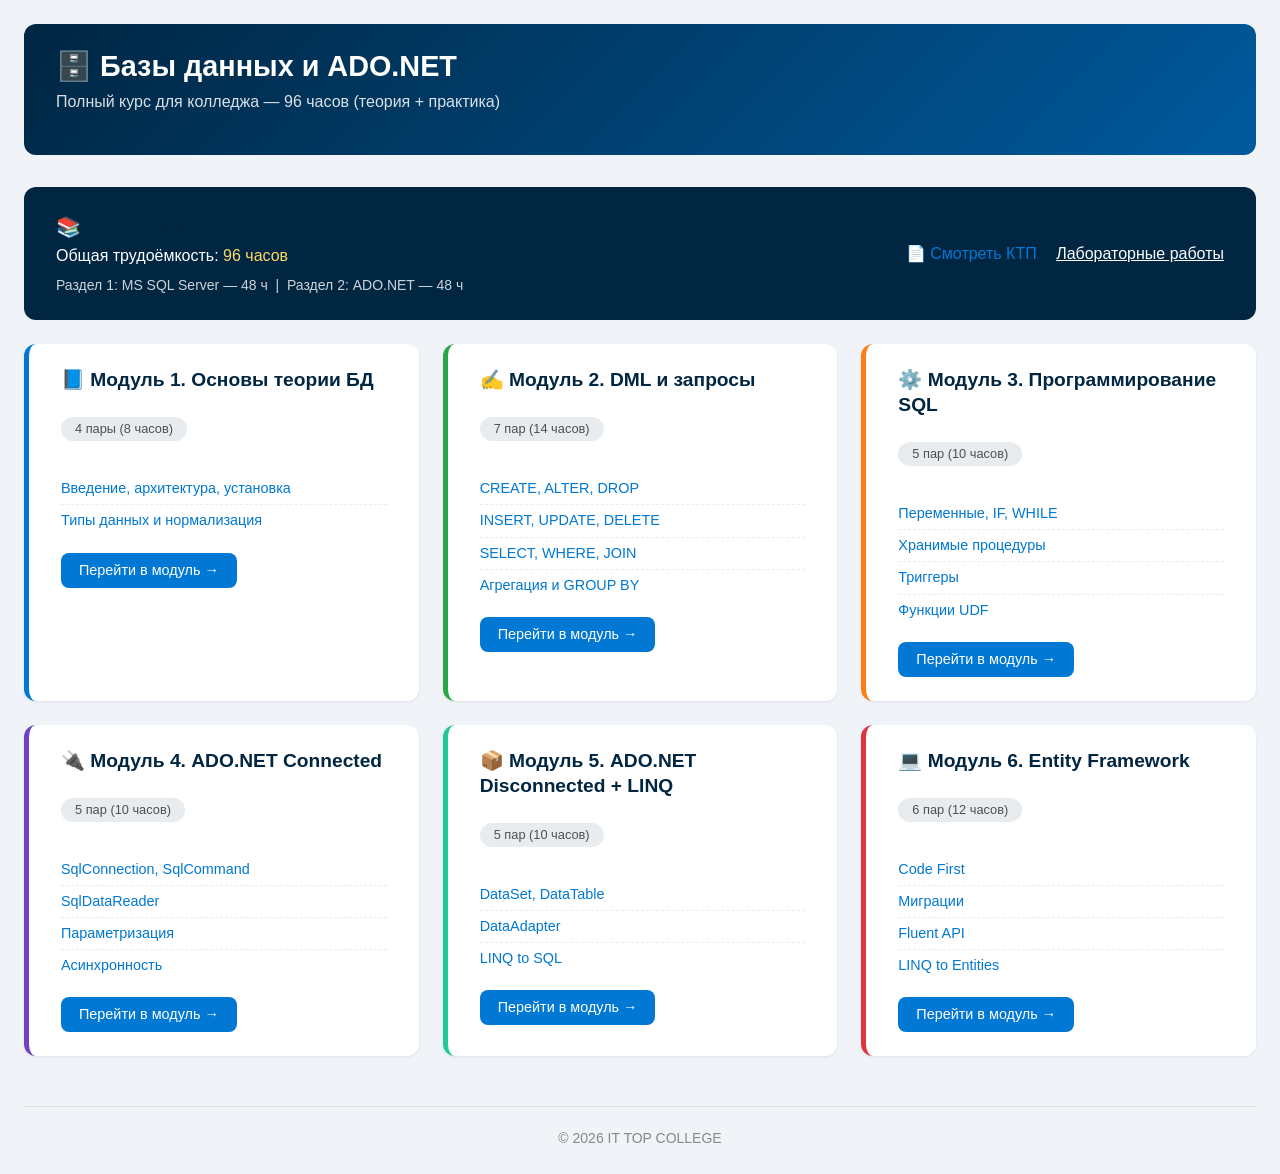
<file: course_sql_ado/index.html>
<!DOCTYPE html>
<html lang="ru">
<head>
    <meta charset="UTF-8" />
    <meta name="viewport" content="width=device-width, initial-scale=1.0" />
    <title>Курс: Базы данных и ADO.NET</title>
    <link rel="stylesheet" href="../assets/css/main.css" />
    
</head>
<body>

<div class="course-container">
    <header class="course-header">
        <div class="header-content">
            <h1>🗄️ Базы данных и ADO.NET</h1>
            <p class="subtitle">Полный курс для колледжа — 96 часов (теория + практика)</p>
        </div>
    </header>

    <!-- Блок информации -->
    <div class="course-info">
        <div>
            <strong style="font-size:20px;">📚 Программа курса</strong>
            <div class="total-hours">Общая трудоёмкость: <span>96 часов</span></div>
            <div style="font-size:14px; opacity:0.8; margin-top:5px;">
                Раздел 1: MS SQL Server — 48 ч &nbsp;|&nbsp; Раздел 2: ADO.NET — 48 ч
            </div>
        </div>
        <div>
            <a href="syllabus.html" class="btn-syllabus">📄 Смотреть КТП</a>
            <a href="labs/index.html" style="color:white; margin-left:15px; text-decoration:underline;">Лабораторные работы</a>
        </div>
    </div>

    <!-- Сетка модулей -->
    <div class="course-grid">

        <!-- Модуль 1 -->
        <div class="module-card">
            <h3>📘 Модуль 1. Основы теории БД</h3>
            <span class="badge-hours">4 пары (8 часов)</span>
            <ul>
                <li><a href="module_1_intro/lesson_1/index.html">Введение, архитектура, установка</a></li>
                <li><a href="module_1_intro/lesson_1/index.html">Типы данных и нормализация</a></li>
            </ul>
            <a href="module_1_intro/lesson_1/index.html" class="btn-go">Перейти в модуль →</a>
        </div>

        <!-- Модуль 2 -->
        <div class="module-card">
            <h3>✍️ Модуль 2. DML и запросы</h3>
            <span class="badge-hours">7 пар (14 часов)</span>
            <ul>
                <li><a href="#">CREATE, ALTER, DROP</a></li>
                <li><a href="#">INSERT, UPDATE, DELETE</a></li>
                <li><a href="#">SELECT, WHERE, JOIN</a></li>
                <li><a href="#">Агрегация и GROUP BY</a></li>
            </ul>
            <a href="#" class="btn-go">Перейти в модуль →</a>
        </div>

        <!-- Модуль 3 -->
        <div class="module-card">
            <h3>⚙️ Модуль 3. Программирование SQL</h3>
            <span class="badge-hours">5 пар (10 часов)</span>
            <ul>
                <li><a href="#">Переменные, IF, WHILE</a></li>
                <li><a href="#">Хранимые процедуры</a></li>
                <li><a href="#">Триггеры</a></li>
                <li><a href="#">Функции UDF</a></li>
            </ul>
            <a href="#" class="btn-go">Перейти в модуль →</a>
        </div>

        <!-- Модуль 4 -->
        <div class="module-card">
            <h3>🔌 Модуль 4. ADO.NET Connected</h3>
            <span class="badge-hours">5 пар (10 часов)</span>
            <ul>
                <li><a href="#">SqlConnection, SqlCommand</a></li>
                <li><a href="#">SqlDataReader</a></li>
                <li><a href="#">Параметризация</a></li>
                <li><a href="#">Асинхронность</a></li>
            </ul>
            <a href="#" class="btn-go">Перейти в модуль →</a>
        </div>

        <!-- Модуль 5 -->
        <div class="module-card">
            <h3>📦 Модуль 5. ADO.NET Disconnected + LINQ</h3>
            <span class="badge-hours">5 пар (10 часов)</span>
            <ul>
                <li><a href="#">DataSet, DataTable</a></li>
                <li><a href="#">DataAdapter</a></li>
                <li><a href="#">LINQ to SQL</a></li>
            </ul>
            <a href="#" class="btn-go">Перейти в модуль →</a>
        </div>

        <!-- Модуль 6 -->
        <div class="module-card">
            <h3>💻 Модуль 6. Entity Framework</h3>
            <span class="badge-hours">6 пар (12 часов)</span>
            <ul>
                <li><a href="#">Code First</a></li>
                <li><a href="#">Миграции</a></li>
                <li><a href="#">Fluent API</a></li>
                <li><a href="#">LINQ to Entities</a></li>
            </ul>
            <a href="#" class="btn-go">Перейти в модуль →</a>
        </div>

    </div>

    <footer style="margin-top:50px; text-align:center; color:#888; font-size:14px; border-top:1px solid #e0e0e0; padding-top:20px;">
        © 2026 IT TOP COLLEGE
    </footer>
</div>

</body>
</html>
</file>
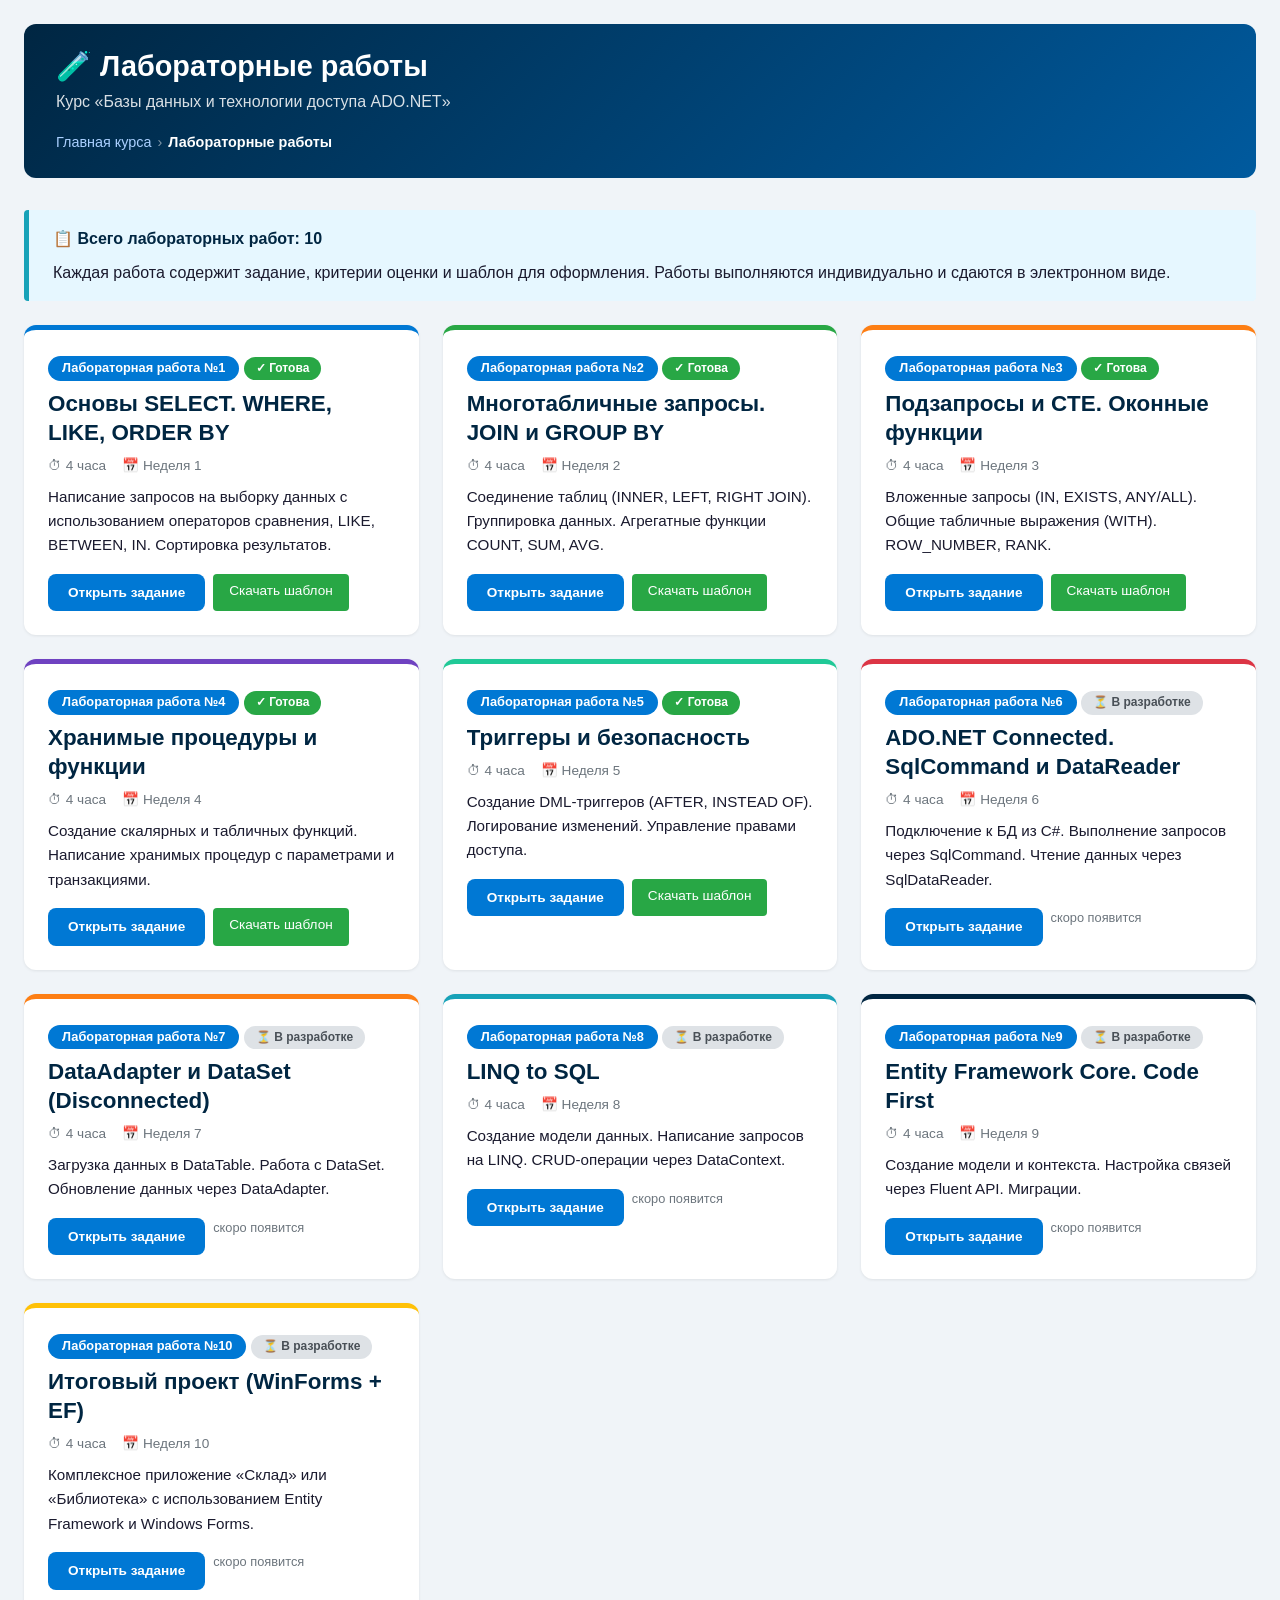
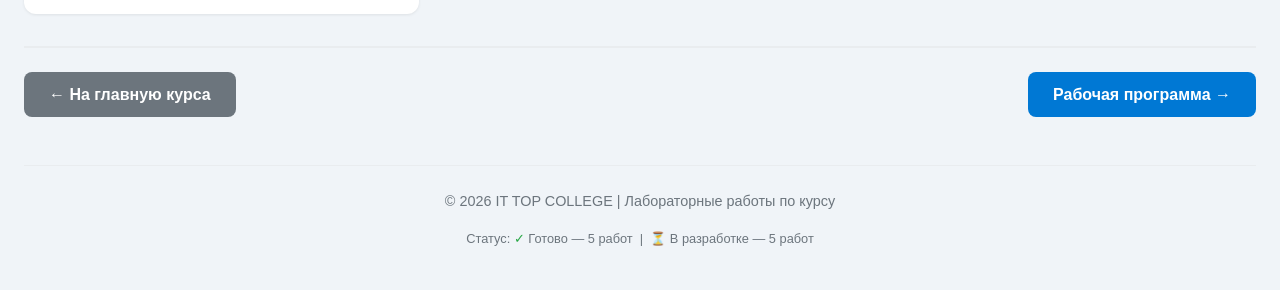
<file: course_sql_ado/labs/index.html>
<!DOCTYPE html>
<html lang="ru">
<head>
    <meta charset="UTF-8" />
    <meta name="viewport" content="width=device-width, initial-scale=1.0" />
    <title>Лабораторные работы — Базы данных и ADO.NET</title>
    <link rel="stylesheet" href="../../assets/css/main.css" />
    <style>
        .lab-grid {
            display: grid;
            grid-template-columns: repeat(auto-fill, minmax(320px, 1fr));
            gap: var(--spacing-lg);
            margin-top: var(--spacing-lg);
        }
        .lab-card {
            background: var(--bg-card);
            border-radius: var(--radius-lg);
            padding: var(--spacing-lg);
            box-shadow: var(--shadow-sm);
            border-top: 5px solid var(--color-primary);
            transition: all var(--transition-normal);
        }
        .lab-card:hover {
            transform: translateY(-4px);
            box-shadow: var(--shadow-hover);
        }
        .lab-card .lab-number {
            display: inline-block;
            background: var(--color-primary);
            color: var(--text-white);
            padding: 2px 14px;
            border-radius: 20px;
            font-size: 0.8rem;
            font-weight: 700;
        }
        .lab-card h3 {
            margin: var(--spacing-sm) 0;
        }
        .lab-card .lab-meta {
            display: flex;
            gap: var(--spacing-md);
            font-size: 0.85rem;
            color: var(--text-muted);
            margin: var(--spacing-sm) 0;
        }
        .lab-card .lab-desc {
            font-size: 0.95rem;
            margin: var(--spacing-sm) 0;
        }
        .lab-card .lab-actions {
            margin-top: var(--spacing-md);
            display: flex;
            flex-wrap: wrap;
            gap: var(--spacing-sm);
        }
        .lab-card .lab-actions a {
            font-size: 0.85rem;
        }
        .lab-card:nth-child(1) { border-top-color: var(--color-primary); }
        .lab-card:nth-child(2) { border-top-color: var(--color-success); }
        .lab-card:nth-child(3) { border-top-color: #fd7e14; }
        .lab-card:nth-child(4) { border-top-color: #6f42c1; }
        .lab-card:nth-child(5) { border-top-color: #20c997; }
        .lab-card:nth-child(6) { border-top-color: var(--color-danger); }
        .lab-card:nth-child(7) { border-top-color: #fd7e14; }
        .lab-card:nth-child(8) { border-top-color: var(--color-info); }
        .lab-card:nth-child(9) { border-top-color: var(--color-secondary); }
        .lab-card:nth-child(10) { border-top-color: var(--color-warning); }
        .lab-status {
            display: inline-block;
            padding: 2px 12px;
            border-radius: 20px;
            font-size: 0.75rem;
            font-weight: 600;
        }
        .lab-status.draft { background: var(--color-gray-300); color: var(--text-secondary); }
        .lab-status.ready { background: var(--color-success); color: var(--text-white); }
        .lab-status.pending { background: var(--color-warning); color: var(--text-secondary); }
    </style>
</head>
<body>

<div class="course-container">

    <!-- Шапка -->
    <header class="course-header">
        <div class="header-content">
            <h1>🧪 Лабораторные работы</h1>
            <p class="subtitle">Курс «Базы данных и технологии доступа ADO.NET»</p>
            <nav class="breadcrumb">
                <a href="../../index.html">Главная курса</a>
                <span>›</span>
                <span class="current">Лабораторные работы</span>
            </nav>
        </div>
    </header>

    <!-- Инфо-блок -->
    <div class="highlight-box info">
        <strong>📋 Всего лабораторных работ: 10</strong>
        <p style="margin: var(--spacing-sm) 0 0 0;">
            Каждая работа содержит задание, критерии оценки и шаблон для оформления.
            Работы выполняются индивидуально и сдаются в электронном виде.
        </p>
    </div>

    <!-- Сетка лабораторных -->
    <div class="lab-grid">

        <!-- Лабораторная работа №1 -->
        <div class="lab-card">
            <span class="lab-number">Лабораторная работа №1</span>
            <span class="lab-status ready">✓ Готова</span>
            <h3>Основы SELECT. WHERE, LIKE, ORDER BY</h3>
            <div class="lab-meta">
                <span>⏱ 4 часа</span>
                <span>📅 Неделя 1</span>
            </div>
            <p class="lab-desc">
                Написание запросов на выборку данных с использованием операторов сравнения, LIKE, BETWEEN, IN. Сортировка результатов.
            </p>
            <div class="lab-actions">
                <a href="lab_1/index.html" class="btn btn-primary">Открыть задание</a>
                <a href="#" class="download-btn">Скачать шаблон</a>
            </div>
        </div>

        <!-- Лабораторная работа №2 -->
        <div class="lab-card">
            <span class="lab-number">Лабораторная работа №2</span>
            <span class="lab-status ready">✓ Готова</span>
            <h3>Многотабличные запросы. JOIN и GROUP BY</h3>
            <div class="lab-meta">
                <span>⏱ 4 часа</span>
                <span>📅 Неделя 2</span>
            </div>
            <p class="lab-desc">
                Соединение таблиц (INNER, LEFT, RIGHT JOIN). Группировка данных. Агрегатные функции COUNT, SUM, AVG.
            </p>
            <div class="lab-actions">
                <a href="#" class="btn btn-primary">Открыть задание</a>
                <a href="#" class="download-btn">Скачать шаблон</a>
            </div>
        </div>

        <!-- Лабораторная работа №3 -->
        <div class="lab-card">
            <span class="lab-number">Лабораторная работа №3</span>
            <span class="lab-status ready">✓ Готова</span>
            <h3>Подзапросы и CTE. Оконные функции</h3>
            <div class="lab-meta">
                <span>⏱ 4 часа</span>
                <span>📅 Неделя 3</span>
            </div>
            <p class="lab-desc">
                Вложенные запросы (IN, EXISTS, ANY/ALL). Общие табличные выражения (WITH). ROW_NUMBER, RANK.
            </p>
            <div class="lab-actions">
                <a href="#" class="btn btn-primary">Открыть задание</a>
                <a href="#" class="download-btn">Скачать шаблон</a>
            </div>
        </div>

        <!-- Лабораторная работа №4 -->
        <div class="lab-card">
            <span class="lab-number">Лабораторная работа №4</span>
            <span class="lab-status ready">✓ Готова</span>
            <h3>Хранимые процедуры и функции</h3>
            <div class="lab-meta">
                <span>⏱ 4 часа</span>
                <span>📅 Неделя 4</span>
            </div>
            <p class="lab-desc">
                Создание скалярных и табличных функций. Написание хранимых процедур с параметрами и транзакциями.
            </p>
            <div class="lab-actions">
                <a href="#" class="btn btn-primary">Открыть задание</a>
                <a href="#" class="download-btn">Скачать шаблон</a>
            </div>
        </div>

        <!-- Лабораторная работа №5 -->
        <div class="lab-card">
            <span class="lab-number">Лабораторная работа №5</span>
            <span class="lab-status ready">✓ Готова</span>
            <h3>Триггеры и безопасность</h3>
            <div class="lab-meta">
                <span>⏱ 4 часа</span>
                <span>📅 Неделя 5</span>
            </div>
            <p class="lab-desc">
                Создание DML-триггеров (AFTER, INSTEAD OF). Логирование изменений. Управление правами доступа.
            </p>
            <div class="lab-actions">
                <a href="#" class="btn btn-primary">Открыть задание</a>
                <a href="#" class="download-btn">Скачать шаблон</a>
            </div>
        </div>

        <!-- Лабораторная работа №6 -->
        <div class="lab-card">
            <span class="lab-number">Лабораторная работа №6</span>
            <span class="lab-status draft">⏳ В разработке</span>
            <h3>ADO.NET Connected. SqlCommand и DataReader</h3>
            <div class="lab-meta">
                <span>⏱ 4 часа</span>
                <span>📅 Неделя 6</span>
            </div>
            <p class="lab-desc">
                Подключение к БД из C#. Выполнение запросов через SqlCommand. Чтение данных через SqlDataReader.
            </p>
            <div class="lab-actions">
                <a href="#" class="btn btn-primary disabled">Открыть задание</a>
                <span style="font-size:0.8rem; color:var(--text-muted);">скоро появится</span>
            </div>
        </div>

        <!-- Лабораторная работа №7 -->
        <div class="lab-card">
            <span class="lab-number">Лабораторная работа №7</span>
            <span class="lab-status draft">⏳ В разработке</span>
            <h3>DataAdapter и DataSet (Disconnected)</h3>
            <div class="lab-meta">
                <span>⏱ 4 часа</span>
                <span>📅 Неделя 7</span>
            </div>
            <p class="lab-desc">
                Загрузка данных в DataTable. Работа с DataSet. Обновление данных через DataAdapter.
            </p>
            <div class="lab-actions">
                <a href="#" class="btn btn-primary disabled">Открыть задание</a>
                <span style="font-size:0.8rem; color:var(--text-muted);">скоро появится</span>
            </div>
        </div>

        <!-- Лабораторная работа №8 -->
        <div class="lab-card">
            <span class="lab-number">Лабораторная работа №8</span>
            <span class="lab-status draft">⏳ В разработке</span>
            <h3>LINQ to SQL</h3>
            <div class="lab-meta">
                <span>⏱ 4 часа</span>
                <span>📅 Неделя 8</span>
            </div>
            <p class="lab-desc">
                Создание модели данных. Написание запросов на LINQ. CRUD-операции через DataContext.
            </p>
            <div class="lab-actions">
                <a href="#" class="btn btn-primary disabled">Открыть задание</a>
                <span style="font-size:0.8rem; color:var(--text-muted);">скоро появится</span>
            </div>
        </div>

        <!-- Лабораторная работа №9 -->
        <div class="lab-card">
            <span class="lab-number">Лабораторная работа №9</span>
            <span class="lab-status draft">⏳ В разработке</span>
            <h3>Entity Framework Core. Code First</h3>
            <div class="lab-meta">
                <span>⏱ 4 часа</span>
                <span>📅 Неделя 9</span>
            </div>
            <p class="lab-desc">
                Создание модели и контекста. Настройка связей через Fluent API. Миграции.
            </p>
            <div class="lab-actions">
                <a href="#" class="btn btn-primary disabled">Открыть задание</a>
                <span style="font-size:0.8rem; color:var(--text-muted);">скоро появится</span>
            </div>
        </div>

        <!-- Лабораторная работа №10 -->
        <div class="lab-card">
            <span class="lab-number">Лабораторная работа №10</span>
            <span class="lab-status draft">⏳ В разработке</span>
            <h3>Итоговый проект (WinForms + EF)</h3>
            <div class="lab-meta">
                <span>⏱ 4 часа</span>
                <span>📅 Неделя 10</span>
            </div>
            <p class="lab-desc">
                Комплексное приложение «Склад» или «Библиотека» с использованием Entity Framework и Windows Forms.
            </p>
            <div class="lab-actions">
                <a href="#" class="btn btn-primary disabled">Открыть задание</a>
                <span style="font-size:0.8rem; color:var(--text-muted);">скоро появится</span>
            </div>
        </div>

    </div>

    <!-- Навигация -->
    <div class="nav-buttons">
        <a href="../../index.html" class="nav-btn secondary">← На главную курса</a>
        <a href="../syllabus.html" class="nav-btn">Рабочая программа →</a>
    </div>

    <!-- Подвал -->
    <footer class="course-footer">
        <p>© 2026 IT TOP COLLEGE | Лабораторные работы по курсу</p>
        <p style="font-size:0.8rem; color:var(--text-muted);">
            Статус: <span style="color:var(--color-success);">✓</span> Готово — 5 работ &nbsp;|&nbsp; <span style="color:var(--color-warning);">⏳</span> В разработке — 5 работ
        </p>
    </footer>

</div>

</body>
</html>
</file>
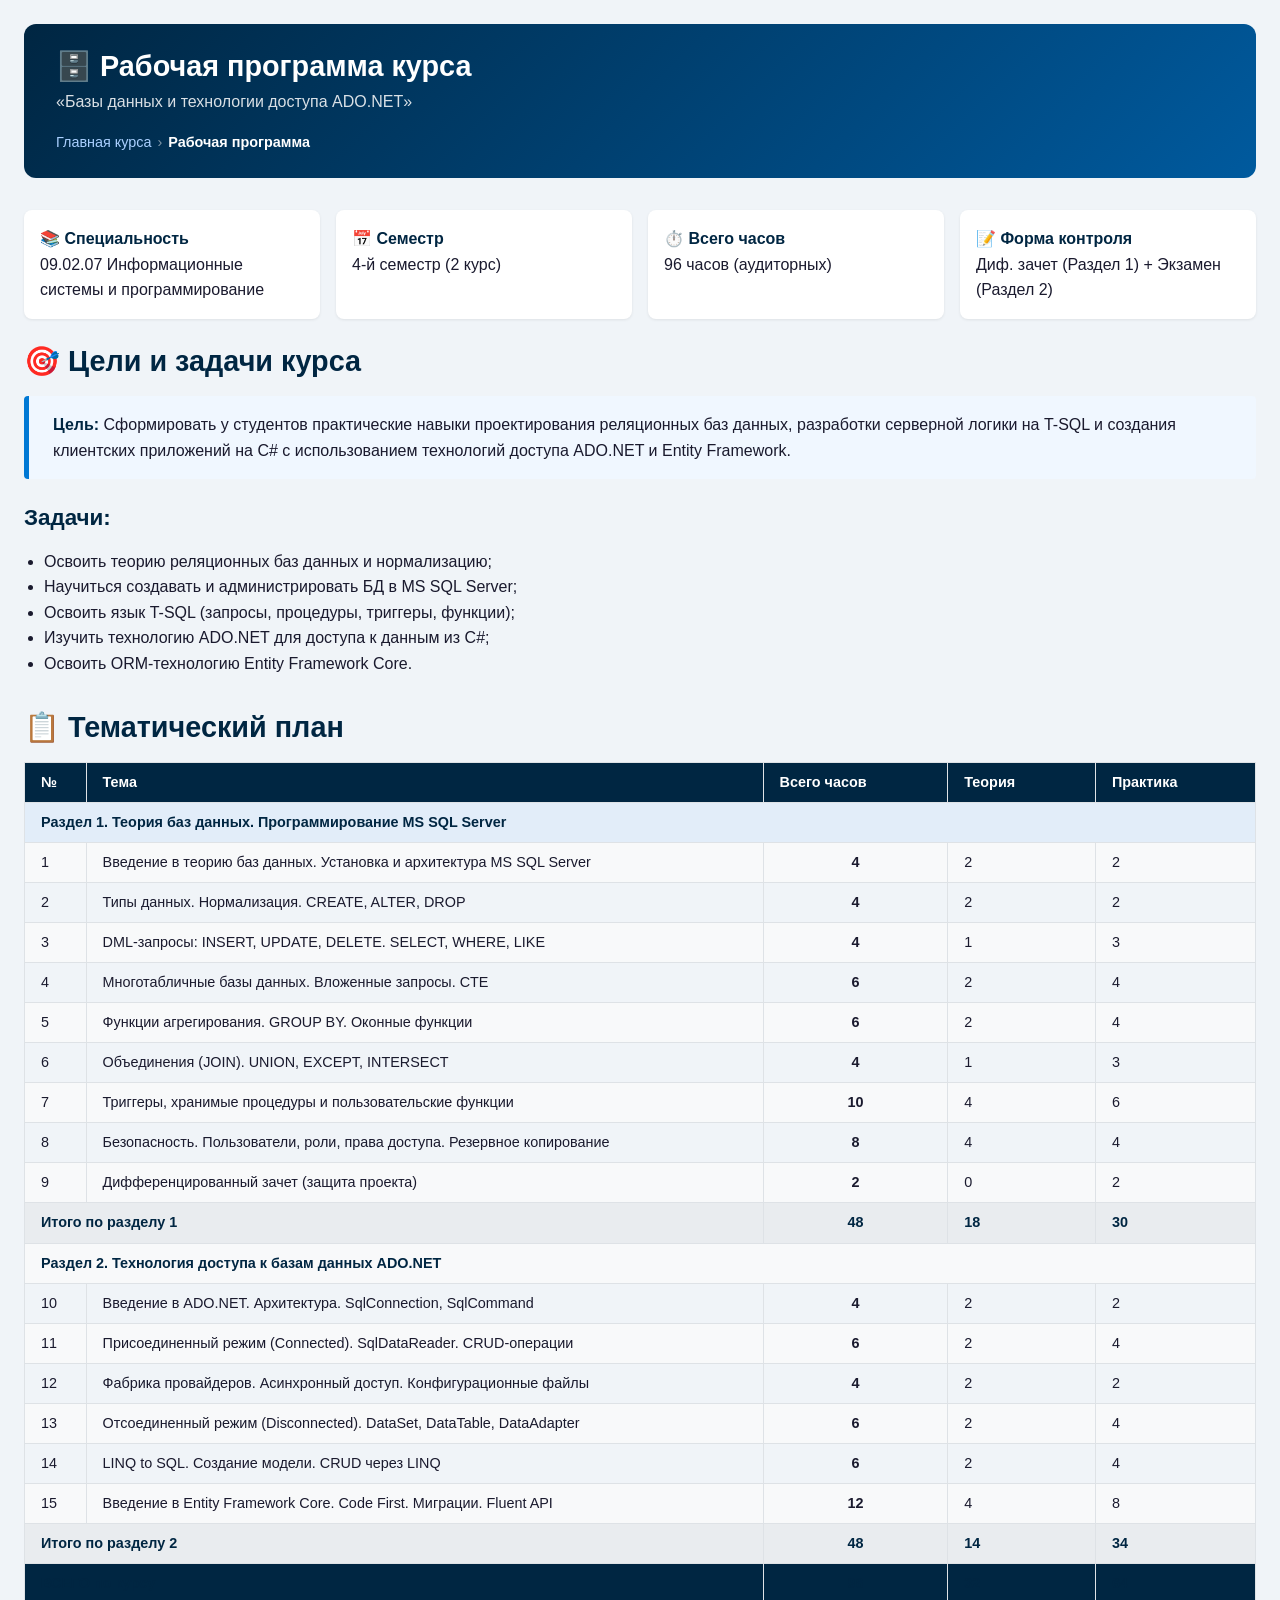
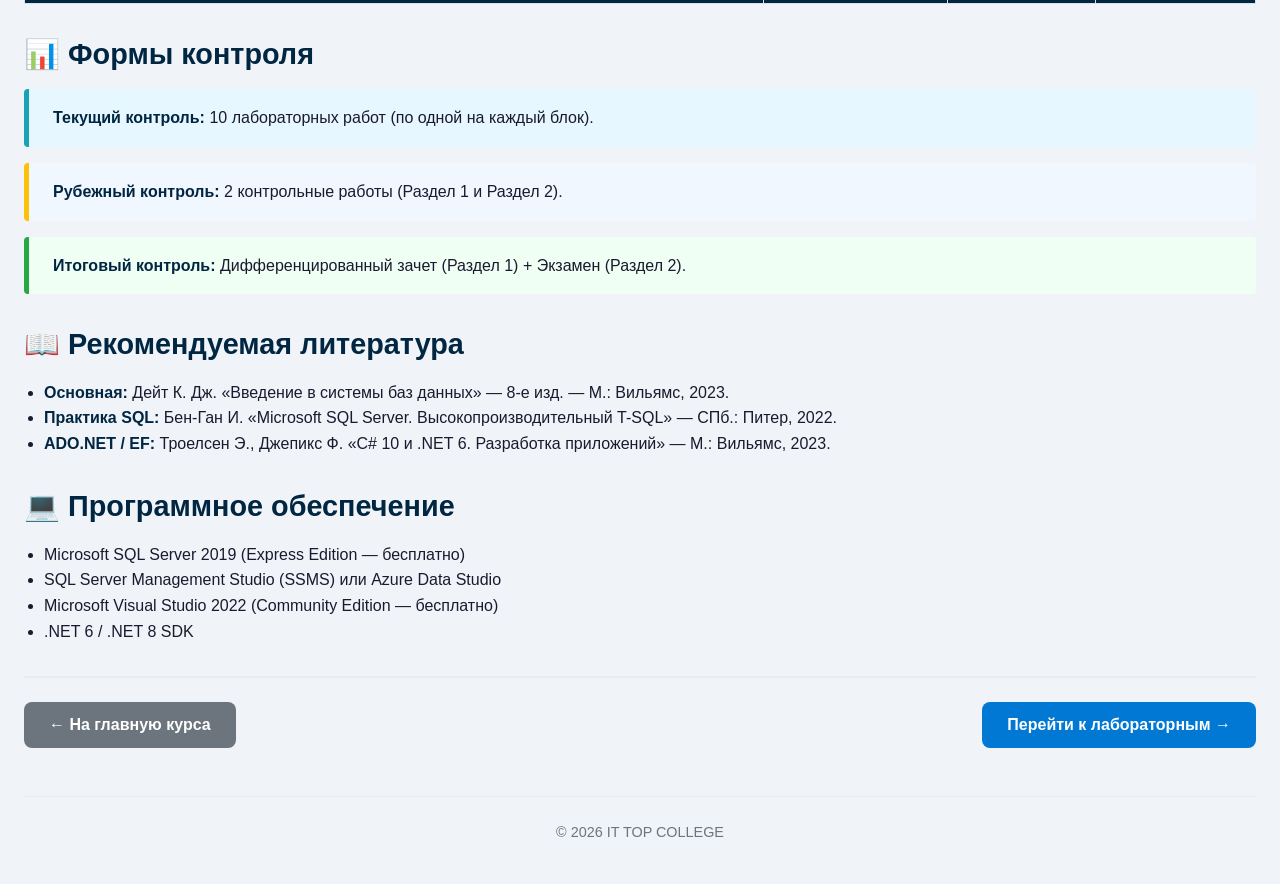
<file: course_sql_ado/syllabus.html>
<!DOCTYPE html>
<html lang="ru">
<head>
    <meta charset="UTF-8" />
    <meta name="viewport" content="width=device-width, initial-scale=1.0" />
    <title>Рабочая программа — Базы данных и ADO.NET</title>
    <link rel="stylesheet" href="../assets/css/main.css" />
    <style>
        /* Дополнительные стили для печати */
        .syllabus-header {
            background: var(--color-secondary);
            color: var(--text-white);
            border-radius: var(--radius-lg);
            padding: var(--spacing-xl);
            margin-bottom: var(--spacing-xl);
        }
        .syllabus-header h1 {
            color: var(--text-white);
            margin-bottom: var(--spacing-xs);
        }
        .syllabus-meta {
            display: grid;
            grid-template-columns: repeat(auto-fit, minmax(200px, 1fr));
            gap: var(--spacing-md);
            margin: var(--spacing-lg) 0;
        }
        .syllabus-meta-item {
            background: var(--bg-card);
            padding: var(--spacing-md);
            border-radius: var(--radius-md);
            box-shadow: var(--shadow-sm);
        }
        .syllabus-meta-item strong {
            display: block;
            color: var(--color-secondary);
        }
        .syllabus-table {
            width: 100%;
            border-collapse: collapse;
            margin: var(--spacing-md) 0;
            font-size: 0.9rem;
        }
        .syllabus-table thead {
            background: var(--color-secondary);
            color: var(--text-white);
        }
        .syllabus-table th,
        .syllabus-table td {
            padding: var(--spacing-sm) var(--spacing-md);
            border: 1px solid var(--color-gray-300);
            text-align: left;
            vertical-align: top;
        }
        .syllabus-table tbody tr:nth-child(even) {
            background: var(--color-gray-100);
        }
        .syllabus-table .hours-cell {
            text-align: center;
            font-weight: 600;
            white-space: nowrap;
        }
        .syllabus-table .section-header {
            background: var(--color-primary-light);
            font-weight: 700;
        }
        @media print {
            .course-header, .nav-buttons, .breadcrumb { display: none; }
            .syllabus-table { font-size: 11px; }
        }
    </style>
</head>
<body>

<div class="course-container">

    <!-- Шапка курса -->
    <header class="course-header">
        <div class="header-content">
            <h1>🗄️ Рабочая программа курса</h1>
            <p class="subtitle">«Базы данных и технологии доступа ADO.NET»</p>
            <nav class="breadcrumb">
                <a href="index.html">Главная курса</a>
                <span>›</span>
                <span class="current">Рабочая программа</span>
            </nav>
        </div>
    </header>

    <!-- Мета-информация -->
    <div class="syllabus-meta">
        <div class="syllabus-meta-item">
            <strong>📚 Специальность</strong>
            09.02.07 Информационные системы и программирование
        </div>
        <div class="syllabus-meta-item">
            <strong>📅 Семестр</strong>
            4-й семестр (2 курс)
        </div>
        <div class="syllabus-meta-item">
            <strong>⏱️ Всего часов</strong>
            96 часов (аудиторных)
        </div>
        <div class="syllabus-meta-item">
            <strong>📝 Форма контроля</strong>
            Диф. зачет (Раздел 1) + Экзамен (Раздел 2)
        </div>
    </div>

    <!-- Цели и задачи -->
    <section style="margin-bottom: var(--spacing-xl);">
        <h2>🎯 Цели и задачи курса</h2>
        <div class="highlight-box">
            <strong>Цель:</strong> Сформировать у студентов практические навыки проектирования реляционных баз данных, разработки серверной логики на T-SQL и создания клиентских приложений на C# с использованием технологий доступа ADO.NET и Entity Framework.
        </div>
        <h3 style="margin-top: var(--spacing-lg);">Задачи:</h3>
        <ul>
            <li>Освоить теорию реляционных баз данных и нормализацию;</li>
            <li>Научиться создавать и администрировать БД в MS SQL Server;</li>
            <li>Освоить язык T-SQL (запросы, процедуры, триггеры, функции);</li>
            <li>Изучить технологию ADO.NET для доступа к данным из C#;</li>
            <li>Освоить ORM-технологию Entity Framework Core.</li>
        </ul>
    </section>

    <!-- Тематический план -->
    <section>
        <h2>📋 Тематический план</h2>
        <table class="syllabus-table">
            <thead>
                <tr>
                    <th style="width: 5%;">№</th>
                    <th style="width: 55%;">Тема</th>
                    <th style="width: 15%;">Всего часов</th>
                    <th style="width: 12%;">Теория</th>
                    <th style="width: 13%;">Практика</th>
                </tr>
            </thead>
            <tbody>
                <!-- РАЗДЕЛ 1 -->
                <tr class="section-header">
                    <td colspan="5"><strong>Раздел 1. Теория баз данных. Программирование MS SQL Server</strong></td>
                </tr>
                <tr>
                    <td>1</td>
                    <td>Введение в теорию баз данных. Установка и архитектура MS SQL Server</td>
                    <td class="hours-cell">4</td>
                    <td>2</td>
                    <td>2</td>
                </tr>
                <tr>
                    <td>2</td>
                    <td>Типы данных. Нормализация. CREATE, ALTER, DROP</td>
                    <td class="hours-cell">4</td>
                    <td>2</td>
                    <td>2</td>
                </tr>
                <tr>
                    <td>3</td>
                    <td>DML-запросы: INSERT, UPDATE, DELETE. SELECT, WHERE, LIKE</td>
                    <td class="hours-cell">4</td>
                    <td>1</td>
                    <td>3</td>
                </tr>
                <tr>
                    <td>4</td>
                    <td>Многотабличные базы данных. Вложенные запросы. CTE</td>
                    <td class="hours-cell">6</td>
                    <td>2</td>
                    <td>4</td>
                </tr>
                <tr>
                    <td>5</td>
                    <td>Функции агрегирования. GROUP BY. Оконные функции</td>
                    <td class="hours-cell">6</td>
                    <td>2</td>
                    <td>4</td>
                </tr>
                <tr>
                    <td>6</td>
                    <td>Объединения (JOIN). UNION, EXCEPT, INTERSECT</td>
                    <td class="hours-cell">4</td>
                    <td>1</td>
                    <td>3</td>
                </tr>
                <tr>
                    <td>7</td>
                    <td>Триггеры, хранимые процедуры и пользовательские функции</td>
                    <td class="hours-cell">10</td>
                    <td>4</td>
                    <td>6</td>
                </tr>
                <tr>
                    <td>8</td>
                    <td>Безопасность. Пользователи, роли, права доступа. Резервное копирование</td>
                    <td class="hours-cell">8</td>
                    <td>4</td>
                    <td>4</td>
                </tr>
                <tr>
                    <td>9</td>
                    <td>Дифференцированный зачет (защита проекта)</td>
                    <td class="hours-cell">2</td>
                    <td>0</td>
                    <td>2</td>
                </tr>
                <tr style="font-weight: 700; background: var(--color-gray-200);">
                    <td colspan="2"><strong>Итого по разделу 1</strong></td>
                    <td class="hours-cell"><strong>48</strong></td>
                    <td><strong>18</strong></td>
                    <td><strong>30</strong></td>
                </tr>

                <!-- РАЗДЕЛ 2 -->
                <tr class="section-header">
                    <td colspan="5"><strong>Раздел 2. Технология доступа к базам данных ADO.NET</strong></td>
                </tr>
                <tr>
                    <td>10</td>
                    <td>Введение в ADO.NET. Архитектура. SqlConnection, SqlCommand</td>
                    <td class="hours-cell">4</td>
                    <td>2</td>
                    <td>2</td>
                </tr>
                <tr>
                    <td>11</td>
                    <td>Присоединенный режим (Connected). SqlDataReader. CRUD-операции</td>
                    <td class="hours-cell">6</td>
                    <td>2</td>
                    <td>4</td>
                </tr>
                <tr>
                    <td>12</td>
                    <td>Фабрика провайдеров. Асинхронный доступ. Конфигурационные файлы</td>
                    <td class="hours-cell">4</td>
                    <td>2</td>
                    <td>2</td>
                </tr>
                <tr>
                    <td>13</td>
                    <td>Отсоединенный режим (Disconnected). DataSet, DataTable, DataAdapter</td>
                    <td class="hours-cell">6</td>
                    <td>2</td>
                    <td>4</td>
                </tr>
                <tr>
                    <td>14</td>
                    <td>LINQ to SQL. Создание модели. CRUD через LINQ</td>
                    <td class="hours-cell">6</td>
                    <td>2</td>
                    <td>4</td>
                </tr>
                <tr>
                    <td>15</td>
                    <td>Введение в Entity Framework Core. Code First. Миграции. Fluent API</td>
                    <td class="hours-cell">12</td>
                    <td>4</td>
                    <td>8</td>
                </tr>
                <tr style="font-weight: 700; background: var(--color-gray-200);">
                    <td colspan="2"><strong>Итого по разделу 2</strong></td>
                    <td class="hours-cell"><strong>48</strong></td>
                    <td><strong>14</strong></td>
                    <td><strong>34</strong></td>
                </tr>

                <!-- ИТОГО -->
                <tr style="font-weight: 700; background: var(--color-secondary); color: var(--text-white);">
                    <td colspan="2"><strong>ВСЕГО по курсу</strong></td>
                    <td class="hours-cell"><strong>96</strong></td>
                    <td><strong>32</strong></td>
                    <td><strong>64</strong></td>
                </tr>
            </tbody>
        </table>
    </section>

    <!-- Формы контроля -->
    <section style="margin-top: var(--spacing-xl);">
        <h2>📊 Формы контроля</h2>
        <div class="highlight-box info">
            <strong>Текущий контроль:</strong> 10 лабораторных работ (по одной на каждый блок).
        </div>
        <div class="highlight-box" style="border-left-color: var(--color-warning);">
            <strong>Рубежный контроль:</strong> 2 контрольные работы (Раздел 1 и Раздел 2).
        </div>
        <div class="highlight-box success">
            <strong>Итоговый контроль:</strong> Дифференцированный зачет (Раздел 1) + Экзамен (Раздел 2).
        </div>
    </section>

    <!-- Литература -->
    <section style="margin-top: var(--spacing-xl);">
        <h2>📖 Рекомендуемая литература</h2>
        <ul>
            <li><strong>Основная:</strong> Дейт К. Дж. «Введение в системы баз данных» — 8-е изд. — М.: Вильямс, 2023.</li>
            <li><strong>Практика SQL:</strong> Бен-Ган И. «Microsoft SQL Server. Высокопроизводительный T-SQL» — СПб.: Питер, 2022.</li>
            <li><strong>ADO.NET / EF:</strong> Троелсен Э., Джепикс Ф. «C# 10 и .NET 6. Разработка приложений» — М.: Вильямс, 2023.</li>
        </ul>
    </section>

    <!-- ПО -->
    <section style="margin-top: var(--spacing-xl);">
        <h2>💻 Программное обеспечение</h2>
        <ul>
            <li>Microsoft SQL Server 2019 (Express Edition — бесплатно)</li>
            <li>SQL Server Management Studio (SSMS) или Azure Data Studio</li>
            <li>Microsoft Visual Studio 2022 (Community Edition — бесплатно)</li>
            <li>.NET 6 / .NET 8 SDK</li>
        </ul>
    </section>

    <!-- Навигация -->
    <div class="nav-buttons">
        <a href="index.html" class="nav-btn secondary">← На главную курса</a>
        <a href="labs/index.html" class="nav-btn">Перейти к лабораторным →</a>
    </div>

    <!-- Подвал -->
    <footer class="course-footer">
        <p>© 2026 IT TOP COLLEGE</p>
    </footer>

</div>

</body>
</html>
</file>
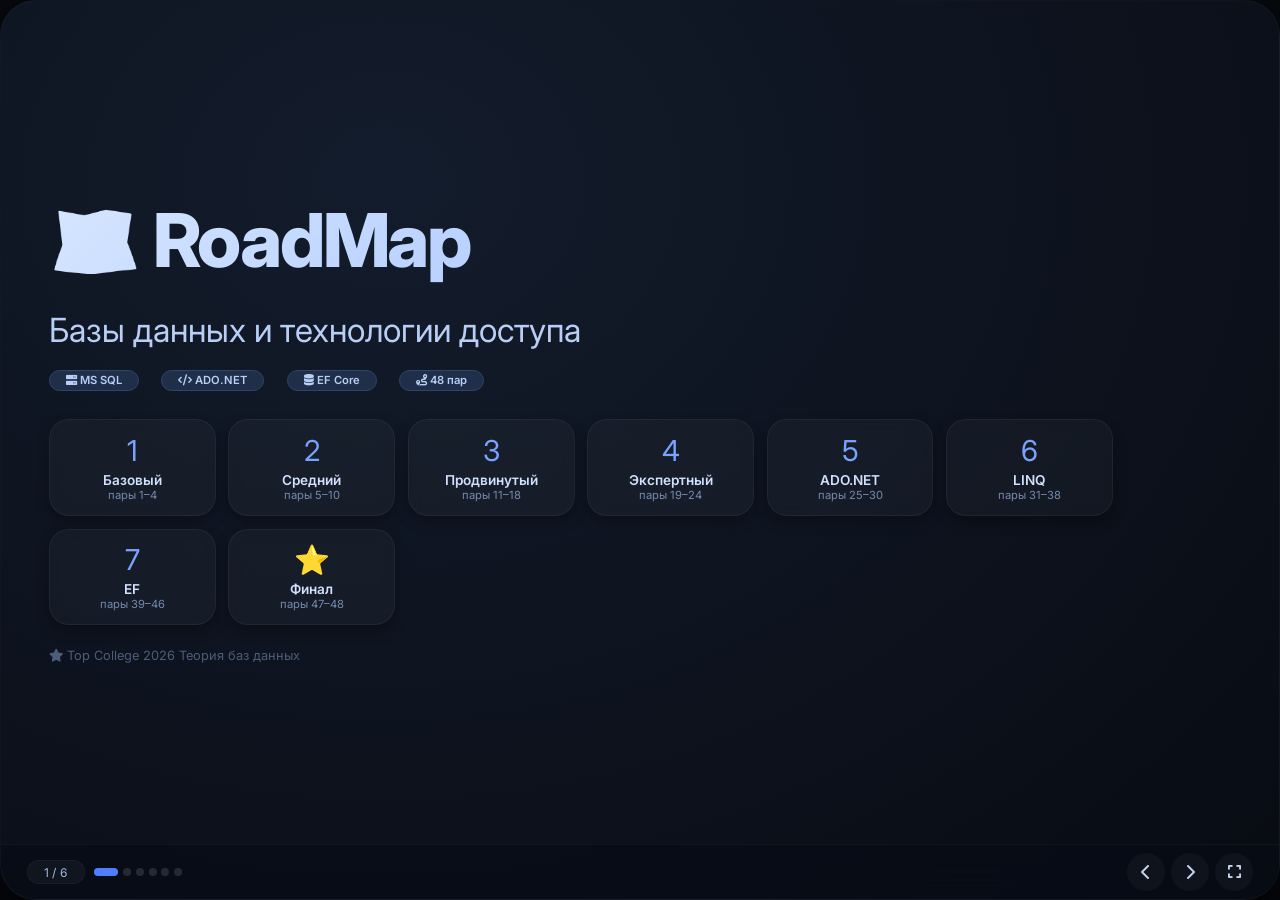
<file: course_sql_ado/view/db_road_map.html>
<!DOCTYPE html>
<html lang="ru">
<head>
    <meta charset="UTF-8" />
    <meta name="viewport" content="width=device-width, initial-scale=1.0, maximum-scale=1.5, user-scalable=yes" />
    <title>RoadMap · Базы данных и технологии доступа</title>
    <link rel="preconnect" href="https://fonts.googleapis.com" />
    <link rel="preconnect" href="https://fonts.gstatic.com" crossorigin />
    <link href="https://fonts.googleapis.com/css2?family=Inter:opsz,wght@14..32,400;14..32,500;14..32,600;14..32,700;14..32,800&display=swap" rel="stylesheet" />
    <link rel="stylesheet" href="https://cdnjs.cloudflare.com/ajax/libs/font-awesome/6.0.0-beta3/css/all.min.css" />
    <style>
        * {
            margin: 0;
            padding: 0;
            box-sizing: border-box;
        }

        body {
            font-family: 'Inter', sans-serif;
            background: #07090e;
            color: #eef3fc;
            height: 100vh;
            width: 100vw;
            overflow: hidden;
            display: flex;
            align-items: center;
            justify-content: center;
        }

        .presentation-wrapper {
            position: relative;
            width: 100%;
            height: 100%;
            max-width: 1440px;
            max-height: 920px;
            background: radial-gradient(ellipse at 30% 20%, #131c2c, #080b12);
            box-shadow: 0 30px 70px rgba(0,0,0,0.9);
            border-radius: 36px;
            overflow: hidden;
            display: flex;
            flex-direction: column;
            border: 1px solid rgba(255,255,255,0.03);
        }

        .slides-container {
            flex: 1;
            position: relative;
            overflow: hidden;
        }

        .slide {
            position: absolute;
            top: 0;
            left: 0;
            width: 100%;
            height: 100%;
            padding: 2.8rem 3rem 2rem;
            display: flex;
            flex-direction: column;
            justify-content: center;
            opacity: 0;
            transform: scale(0.96) translateY(18px);
            transition: opacity 0.75s cubic-bezier(0.22, 1, 0.36, 1), transform 0.75s cubic-bezier(0.22, 1, 0.36, 1);
            pointer-events: none;
            overflow-y: auto;
            scrollbar-width: none;
        }
        .slide::-webkit-scrollbar { display: none; }

        .slide.active {
            opacity: 1;
            transform: scale(1) translateY(0);
            pointer-events: auto;
            z-index: 10;
        }

        /* типографика */
        .slide h1 {
            font-size: clamp(2.6rem, 5.8vw, 4.8rem);
            font-weight: 800;
            letter-spacing: -0.03em;
            background: linear-gradient(135deg, #d6e6ff, #8ab0ff);
            -webkit-background-clip: text;
            -webkit-text-fill-color: transparent;
            background-clip: text;
            margin-bottom: 0.25em;
        }

        .slide h2 {
            font-size: clamp(1.6rem, 3.2vw, 2.8rem);
            font-weight: 700;
            letter-spacing: -0.02em;
            color: #c6dafc;
            border-left: 6px solid #4f7dff;
            padding-left: 1.2rem;
            margin-bottom: 0.5rem;
        }

        .slide h3 {
            font-size: clamp(1rem, 1.5vw, 1.4rem);
            font-weight: 600;
            color: #b0caf5;
            margin: 0.6rem 0 0.2rem;
        }

        .slide p, .slide li {
            font-size: clamp(0.95rem, 1.4vw, 1.2rem);
            line-height: 1.6;
            color: #cddefa;
        }

        .slide ul, .slide .grid-list {
            list-style: none;
        }
        .slide li {
            display: flex;
            align-items: flex-start;
            gap: 0.7rem;
            margin-bottom: 0.4rem;
        }
        .slide li i {
            color: #4f7dff;
            width: 1.4rem;
            font-size: 1.1rem;
            margin-top: 0.15rem;
        }

        /* roadmap cards */
        .roadmap-grid {
            display: grid;
            grid-template-columns: repeat(auto-fit, minmax(150px, 1fr));
            gap: 0.8rem;
            margin: 0.6rem 0 0.4rem;
        }

        .rm-card {
            background: rgba(255, 255, 255, 0.03);
            backdrop-filter: blur(6px);
            border: 1px solid rgba(255,255,255,0.05);
            border-radius: 20px;
            padding: 0.8rem 0.6rem;
            text-align: center;
            transition: 0.2s ease;
            box-shadow: 0 6px 14px rgba(0,0,0,0.3);
        }
        .rm-card .icon-big {
            font-size: 1.8rem;
            color: #7aa2ff;
            margin-bottom: 4px;
        }
        .rm-card .label {
            font-weight: 600;
            font-size: 0.85rem;
            color: #d0e0ff;
        }
        .rm-card .sub {
            font-size: 0.7rem;
            color: #8da5d0;
            opacity: 0.8;
        }

        /* interactive accordion (click to reveal) */
        .accordion-trigger {
            background: rgba(255, 255, 255, 0.03);
            border: 1px solid rgba(255,255,255,0.06);
            border-radius: 20px;
            padding: 0.6rem 1.2rem;
            margin-top: 0.5rem;
            cursor: pointer;
            transition: 0.2s;
            display: flex;
            align-items: center;
            gap: 0.8rem;
            flex-wrap: wrap;
            backdrop-filter: blur(4px);
        }
        .accordion-trigger:hover {
            background: rgba(79, 125, 255, 0.08);
            border-color: #4f7dff55;
        }
        .accordion-trigger .icon {
            font-size: 1.2rem;
            color: #7aa2ff;
        }
        .accordion-trigger .title {
            font-weight: 500;
            color: #dae7ff;
        }
        .accordion-content {
            max-height: 0;
            opacity: 0;
            overflow: hidden;
            transition: max-height 0.5s ease, opacity 0.4s ease, margin 0.3s;
            background: rgba(0,0,0,0.2);
            border-radius: 18px;
            padding: 0 1.2rem;
            margin-top: 0;
            border-left: 3px solid #4f7dff;
        }
        .accordion-content.open {
            max-height: 600px;
            opacity: 1;
            padding: 0.8rem 1.2rem;
            margin-top: 0.5rem;
        }
        .accordion-content p, .accordion-content li {
            font-size: 0.9rem;
            color: #c0d4f5;
        }

        .two-col {
            display: grid;
            grid-template-columns: 1fr 1fr;
            gap: 1.2rem;
            margin: 0.2rem 0;
        }

        /* nav bar */
        .nav-bar {
            background: rgba(8, 12, 22, 0.7);
            backdrop-filter: blur(14px);
            border-top: 1px solid rgba(255,255,255,0.04);
            padding: 0.5rem 1.6rem;
            display: flex;
            align-items: center;
            justify-content: space-between;
            flex-shrink: 0;
            border-radius: 0 0 36px 36px;
        }

        .nav-left {
            display: flex;
            align-items: center;
            gap: 0.6rem;
        }
        .slide-counter {
            font-size: 0.75rem;
            letter-spacing: 0.4px;
            color: #a0b9e0;
            background: rgba(255,255,255,0.04);
            padding: 0.2rem 1rem;
            border-radius: 40px;
            border: 1px solid rgba(255,255,255,0.03);
        }
        .dot-indicators {
            display: flex;
            gap: 0.3rem;
        }
        .dot {
            width: 8px;
            height: 8px;
            border-radius: 12px;
            background: rgba(255,255,255,0.12);
            border: none;
            padding: 0;
            cursor: pointer;
            transition: 0.25s;
        }
        .dot.active {
            background: #4f7dff;
            width: 24px;
        }

        .nav-center {
            display: flex;
            gap: 0.4rem;
        }
        .nav-btn {
            background: rgba(255,255,255,0.03);
            border: none;
            color: #c4d2ed;
            width: 38px;
            height: 38px;
            border-radius: 40px;
            font-size: 1rem;
            cursor: pointer;
            transition: 0.2s;
            border: 1px solid transparent;
            display: flex;
            align-items: center;
            justify-content: center;
        }
        .nav-btn:hover {
            background: rgba(79, 125, 255, 0.15);
            color: white;
            border-color: #4f7dff44;
        }
        .nav-btn.fullscreen-btn {
            font-size: 0.95rem;
        }

        /* responsive */
        @media (max-width: 700px) {
            .slide { padding: 1.6rem 1.2rem; }
            .two-col { grid-template-columns: 1fr; gap: 0.4rem; }
            .roadmap-grid { grid-template-columns: 1fr 1fr; }
            .nav-bar { padding: 0.3rem 0.6rem; flex-wrap: wrap; gap: 0.2rem; }
            .nav-btn { width: 34px; height: 34px; }
        }
        @media (max-width: 460px) {
            .roadmap-grid { grid-template-columns: 1fr; }
        }

        /* special badge */
        .badge {
            display: inline-block;
            background: #1f2f4a;
            padding: 0.15rem 1rem;
            border-radius: 40px;
            font-size: 0.7rem;
            font-weight: 600;
            color: #b8cef5;
            border: 1px solid #2f4568;
            margin-right: 0.4rem;
        }
        .highlight {
            color: #ffd966;
        }
    </style>
</head>
<body>

<div class="presentation-wrapper" id="wrapper">
    <div class="slides-container" id="slidesContainer">
        <!-- SLIDE 0 : титул -->
        <div class="slide active" data-index="0">
            <h1>🗺️ RoadMap</h1>
            <p style="font-size: clamp(1.4rem, 2.6vw, 2.2rem); color: #b8cef5; max-width: 80%;">
                Базы данных и технологии доступа
            </p>
            <div style="display: flex; flex-wrap: wrap; gap: 0.5rem 1rem; margin: 0.8rem 0 1.2rem;">
                <span class="badge"><i class="fas fa-server"></i> MS SQL</span>
                <span class="badge"><i class="fas fa-code"></i> ADO.NET</span>
                <span class="badge"><i class="fas fa-database"></i> EF Core</span>
                <span class="badge"><i class="fas fa-route"></i> 48 пар</span>
            </div>
            <div class="roadmap-grid" style="max-width: 90%;">
                <div class="rm-card"><div class="icon-big">1</div><div class="label">Базовый</div><div class="sub">пары 1–4</div></div>
                <div class="rm-card"><div class="icon-big">2</div><div class="label">Средний</div><div class="sub">пары 5–10</div></div>
                <div class="rm-card"><div class="icon-big">3</div><div class="label">Продвинутый</div><div class="sub">пары 11–18</div></div>
                <div class="rm-card"><div class="icon-big">4</div><div class="label">Экспертный</div><div class="sub">пары 19–24</div></div>
                <div class="rm-card"><div class="icon-big">5</div><div class="label">ADO.NET</div><div class="sub">пары 25–30</div></div>
                <div class="rm-card"><div class="icon-big">6</div><div class="label">LINQ</div><div class="sub">пары 31–38</div></div>
                <div class="rm-card"><div class="icon-big">7</div><div class="label">EF</div><div class="sub">пары 39–46</div></div>
                <div class="rm-card"><div class="icon-big">⭐</div><div class="label">Финал</div><div class="sub">пары 47–48</div></div>
            </div>
            <div style="margin-top: 1rem; opacity: 0.5; font-size: 0.8rem; color: #8da5d0;">
                <i class="fas fa-star"></i> Top College 2026 Теория баз данных
            </div>
        </div>

        <!-- SLIDE 1 : Структура курса -->
        <div class="slide" data-index="1">
            <h2>📐 Структура курса</h2>
            <div class="two-col">
                <div>
                    <h3>📌 MS SQL Server</h3>
                    <ul>
                        <li><i class="fas fa-cubes"></i> Блок 1. Основы (пары 1–4)</li>
                        <li><i class="fas fa-magnifying-glass"></i> Блок 2. Выборка (5–10)</li>
                        <li><i class="fas fa-gear"></i> Блок 3. Программирование (11–18)</li>
                        <li><i class="fas fa-flag-checkered"></i> Блок 4. Заключение (19–24)</li>
                    </ul>
                </div>
                <div>
                    <h3>⚡ ADO.NET</h3>
                    <ul>
                        <li><i class="fas fa-plug"></i> Блок 1. Connected (25–30)</li>
                        <li><i class="fas fa-memory"></i> Блок 2. Disconnected (31–38)</li>
                        <li><i class="fas fa-cube"></i> Блок 3. Entity Framework (39–46)</li>
                        <li><i class="fas fa-trophy"></i> Блок 4. Завершение (47–48)</li>
                    </ul>
                </div>
            </div>
            <div class="accordion-trigger" onclick="toggleAccordion(this)">
                <span class="icon"><i class="fas fa-chevron-circle-down"></i></span>
                <span class="title">Подробная дорожная карта по блокам</span>
                <div class="accordion-content">
                    <p><strong>MS SQL:</strong> 1–4: проектирование, CREATE, DML · 5–10: SELECT, JOIN, GROUP BY, окна · 11–18: процедуры, функции, триггеры, транзакции · 19–24: бэкап, проект, зачет.</p>
                    <p><strong>ADO.NET:</strong> 25–30: подключение, Command, DataReader, async · 31–38: DataSet, LINQ to SQL · 39–46: EF Core, миграции, Fluent API · 47–48: защита курсовой, экзамен.</p>
                </div>
            </div>
        </div>

        <!-- SLIDE 2 : MS SQL блоки -->
        <div class="slide" data-index="2">
            <h2>📁 MS SQL Server</h2>
            <div class="roadmap-grid">
                <div class="rm-card" onclick="toggleAccordion(this.querySelector('.accordion-trigger') || this)">
                    <div class="icon-big">📘</div>
                    <div class="label">Основы</div>
                    <div class="sub">пары 1–4</div>
                    <div class="accordion-content" style="max-height:0; opacity:0; padding:0; margin:0; overflow:hidden; transition:0.3s;"><p style="font-size:0.75rem; color:#b0caf5;">СУБД vs БД, типы данных, нормализация, CREATE/ALTER, DML</p></div>
                </div>
                <div class="rm-card" onclick="toggleAccordion(this.querySelector('.accordion-trigger') || this)">
                    <div class="icon-big">🔍</div>
                    <div class="label">Выборка</div>
                    <div class="sub">пары 5–10</div>
                    <div class="accordion-content" style="max-height:0; opacity:0; padding:0; margin:0; overflow:hidden; transition:0.3s;"><p style="font-size:0.75rem; color:#b0caf5;">SELECT, WHERE, LIKE, подзапросы, GROUP BY, оконные функции, JOIN</p></div>
                </div>
                <div class="rm-card" onclick="toggleAccordion(this.querySelector('.accordion-trigger') || this)">
                    <div class="icon-big">⚙️</div>
                    <div class="label">Программирование</div>
                    <div class="sub">пары 11–18</div>
                    <div class="accordion-content" style="max-height:0; opacity:0; padding:0; margin:0; overflow:hidden; transition:0.3s;"><p style="font-size:0.75rem; color:#b0caf5;">Процедуры, функции, триггеры, транзакции, безопасность</p></div>
                </div>
                <div class="rm-card" onclick="toggleAccordion(this.querySelector('.accordion-trigger') || this)">
                    <div class="icon-big">🏁</div>
                    <div class="label">Заключение</div>
                    <div class="sub">пары 19–24</div>
                    <div class="accordion-content" style="max-height:0; opacity:0; padding:0; margin:0; overflow:hidden; transition:0.3s;"><p style="font-size:0.75rem; color:#b0caf5;">Бэкап, экзамен, проект, диф. зачет</p></div>
                </div>
            </div>
            <div class="accordion-trigger" onclick="toggleAccordion(this)" style="margin-top:0.8rem;">
                <span class="icon"><i class="fas fa-list-ul"></i></span>
                <span class="title">Ключевые навыки после MS SQL</span>
                <div class="accordion-content">
                    <ul>
                        <li><i class="fas fa-check-circle" style="color:#4f7dff;"></i> Проектирование в 3НФ</li>
                        <li><i class="fas fa-check-circle" style="color:#4f7dff;"></i> Сложные SELECT с JOIN, GROUP BY, окнами</li>
                        <li><i class="fas fa-check-circle" style="color:#4f7dff;"></i> Хранимые процедуры, функции, триггеры</li>
                        <li><i class="fas fa-check-circle" style="color:#4f7dff;"></i> Управление транзакциями и безопасность</li>
                    </ul>
                </div>
            </div>
        </div>

        <!-- SLIDE 3 : ADO.NET блоки -->
        <div class="slide" data-index="3">
            <h2>🔌 ADO.NET</h2>
            <div class="roadmap-grid">
                <div class="rm-card" onclick="toggleAccordion(this.querySelector('.accordion-trigger') || this)">
                    <div class="icon-big">🔗</div>
                    <div class="label">Connected</div>
                    <div class="sub">пары 25–30</div>
                    <div class="accordion-content" style="max-height:0; opacity:0; padding:0; margin:0; overflow:hidden; transition:0.3s;"><p style="font-size:0.75rem; color:#b0caf5;">Connection, Command, DataReader, параметризация, async</p></div>
                </div>
                <div class="rm-card" onclick="toggleAccordion(this.querySelector('.accordion-trigger') || this)">
                    <div class="icon-big">💾</div>
                    <div class="label">Disconnected</div>
                    <div class="sub">пары 31–38</div>
                    <div class="accordion-content" style="max-height:0; opacity:0; padding:0; margin:0; overflow:hidden; transition:0.3s;"><p style="font-size:0.75rem; color:#b0caf5;">DataSet, DataTable, LINQ to DataSet, LINQ to SQL</p></div>
                </div>
                <div class="rm-card" onclick="toggleAccordion(this.querySelector('.accordion-trigger') || this)">
                    <div class="icon-big">💼</div>
                    <div class="label">Entity Framework</div>
                    <div class="sub">пары 39–46</div>
                    <div class="accordion-content" style="max-height:0; opacity:0; padding:0; margin:0; overflow:hidden; transition:0.3s;"><p style="font-size:0.75rem; color:#b0caf5;">Code First, миграции, Fluent API, LINQ to Entities, оптимизация</p></div>
                </div>
                <div class="rm-card" onclick="toggleAccordion(this.querySelector('.accordion-trigger') || this)">
                    <div class="icon-big">🎓</div>
                    <div class="label">Финал</div>
                    <div class="sub">пары 47–48</div>
                    <div class="accordion-content" style="max-height:0; opacity:0; padding:0; margin:0; overflow:hidden; transition:0.3s;"><p style="font-size:0.75rem; color:#b0caf5;">Защита курсовой, итоговый экзамен</p></div>
                </div>
            </div>
            <div class="accordion-trigger" onclick="toggleAccordion(this)" style="margin-top:0.8rem;">
                <span class="icon"><i class="fas fa-star"></i></span>
                <span class="title">Что вы будете уметь после ADO.NET</span>
                <div class="accordion-content">
                    <ul>
                        <li><i class="fas fa-check-circle" style="color:#4f7dff;"></i> Подключаться к БД из C# и выполнять CRUD</li>
                        <li><i class="fas fa-check-circle" style="color:#4f7dff;"></i> Работать с DataSet, DataTable и LINQ</li>
                        <li><i class="fas fa-check-circle" style="color:#4f7dff;"></i> Строить приложения на EF Core с миграциями</li>
                        <li><i class="fas fa-check-circle" style="color:#4f7dff;"></i> Оптимизировать запросы и отлаживать SQL</li>
                    </ul>
                </div>
            </div>
        </div>

        <!-- SLIDE 4 : Шкала прогресса -->
        <div class="slide" data-index="4">
            <h2>📊 Шкала прогресса</h2>
            <div style="display: flex; flex-direction: column; gap: 0.6rem; max-width: 90%;">
                <div style="display: flex; align-items: center; gap: 0.8rem;"><span style="width: 100px;">1️⃣ ОСНОВЫ SSMS</span><span style="background:#1f2f4a; height:8px; border-radius:10px; flex:1;"><span style="display:block; width:16%; height:8px; background:#4f7dff; border-radius:10px;"></span></span><span>пары 1–4</span></div>
                <div style="display: flex; align-items: center; gap: 0.8rem;"><span style="width: 100px;">2️⃣ ВЫБОРКА И АГРЕГАЦИЯ</span><span style="background:#1f2f4a; height:8px; border-radius:10px; flex:1;"><span style="display:block; width:33%; height:8px; background:#4f7dff; border-radius:10px;"></span></span><span>пары 5–10</span></div>
                <div style="display: flex; align-items: center; gap: 0.8rem;"><span style="width: 100px;">3️⃣ ПРОГРАММИРОВАНИЕ</span><span style="background:#1f2f4a; height:8px; border-radius:10px; flex:1;"><span style="display:block; width:50%; height:8px; background:#4f7dff; border-radius:10px;"></span></span><span>пары 11–18</span></div>
                <div style="display: flex; align-items: center; gap: 0.8rem;"><span style="width: 100px;">4️⃣ АРХИТЕКТУРА</span><span style="background:#1f2f4a; height:8px; border-radius:10px; flex:1;"><span style="display:block; width:66%; height:8px; background:#4f7dff; border-radius:10px;"></span></span><span>пары 19–24</span></div>
                <div style="display: flex; align-items: center; gap: 0.8rem;"><span style="width: 100px;">5️⃣ ADO.NET</span><span style="background:#1f2f4a; height:8px; border-radius:10px; flex:1;"><span style="display:block; width:83%; height:8px; background:#7aa2ff; border-radius:10px;"></span></span><span>пары 25–38</span></div>
                <div style="display: flex; align-items: center; gap: 0.8rem;"><span style="width: 100px;">6️⃣ EF CORE</span><span style="background:#1f2f4a; height:8px; border-radius:10px; flex:1;"><span style="display:block; width:95%; height:8px; background:#7aa2ff; border-radius:10px;"></span></span><span>пары 39–46</span></div>
                <div style="display: flex; align-items: center; gap: 0.8rem;"><span style="width: 100px;">7️⃣ ПРОЕКТ</span><span style="background:#1f2f4a; height:8px; border-radius:10px; flex:1;"><span style="display:block; width:100%; height:8px; background:#ffd966; border-radius:10px;"></span></span><span>пары 47–48</span></div>
            </div>
            <div style="margin-top:1rem; background:#0d1422; padding:0.8rem 1.2rem; border-radius:20px; border-left:4px solid #ffd966;">
                <i class="fas fa-rocket" style="color:#ffd966; margin-right:10px;"></i>
                <span style="color:#d0e0ff;">К 48-й паре вы — полноценный разработчик БД и C#</span>
            </div>
        </div>

        <!-- SLIDE 5 : Итоговые компетенции -->
        <div class="slide" data-index="5">
            <h2>👑 Ключевые компетенции</h2>
            <div class="two-col">
                <ul>
                    <li><i class="fas fa-check-circle" style="color:#4f7dff;"></i> <strong>Проектирование</strong> — 3НФ, ER-диаграммы</li>
                    <li><i class="fas fa-check-circle" style="color:#4f7dff;"></i> <strong>SQL</strong> — SELECT, JOIN, подзапросы, окна</li>
                    <li><i class="fas fa-check-circle" style="color:#4f7dff;"></i> <strong>Программирование SQL</strong> — процедуры, функции, триггеры</li>
                    <li><i class="fas fa-check-circle" style="color:#4f7dff;"></i> <strong>Безопасность</strong> — пользователи, роли, GRANT/DENY</li>
                </ul>
                <ul>
                    <li><i class="fas fa-check-circle" style="color:#4f7dff;"></i> <strong>C# + ADO.NET</strong> — подключение, CRUD, параметризация</li>
                    <li><i class="fas fa-check-circle" style="color:#4f7dff;"></i> <strong>LINQ</strong> — запросы к DataSet и SQL</li>
                    <li><i class="fas fa-check-circle" style="color:#4f7dff;"></i> <strong>Entity Framework Core</strong> — Code First, миграции, Fluent API</li>
                    <li><i class="fas fa-check-circle" style="color:#4f7dff;"></i> <strong>Оптимизация</strong> — логирование SQL, Include, N+1</li>
                </ul>
            </div>
            <div class="accordion-trigger" onclick="toggleAccordion(this)" style="margin-top:0.6rem;">
                <span class="icon"><i class="fas fa-graduation-cap"></i></span>
                <span class="title">Что вы сможете создать к концу курса</span>
                <div class="accordion-content">
                    <p>Полноценное Windows-приложение на C# + EF Core с БД, миграциями, отчётами и защитой от SQL-инъекций. Вы пройдете путь от проектирования до готового продукта.</p>
                </div>
            </div>
        </div>
    </div>

    <!-- nav -->
    <div class="nav-bar">
        <div class="nav-left">
            <span class="slide-counter" id="slideCounter">1 / 6</span>
            <div class="dot-indicators" id="dotIndicators"></div>
        </div>
        <div class="nav-center">
            <button class="nav-btn" id="prevBtn"><i class="fas fa-chevron-left"></i></button>
            <button class="nav-btn" id="nextBtn"><i class="fas fa-chevron-right"></i></button>
            <button class="nav-btn fullscreen-btn" id="fullscreenBtn"><i class="fas fa-expand"></i></button>
        </div>
    </div>
</div>

<script>
    (function() {
        const slides = document.querySelectorAll('.slide');
        const total = slides.length;
        let current = 0;

        const dotContainer = document.getElementById('dotIndicators');
        const counter = document.getElementById('slideCounter');

        for (let i = 0; i < total; i++) {
            const dot = document.createElement('button');
            dot.className = 'dot' + (i === 0 ? ' active' : '');
            dot.dataset.index = i;
            dot.addEventListener('click', () => goTo(i));
            dotContainer.appendChild(dot);
        }
        const dots = document.querySelectorAll('.dot');

        function goTo(index) {
            if (index < 0) index = 0;
            if (index >= total) index = total - 1;
            if (index === current) return;
            current = index;
            slides.forEach((s, i) => s.classList.toggle('active', i === current));
            dots.forEach((d, i) => d.classList.toggle('active', i === current));
            counter.textContent = (current + 1) + ' / ' + total;
        }

        document.getElementById('prevBtn').addEventListener('click', () => goTo(current - 1));
        document.getElementById('nextBtn').addEventListener('click', () => goTo(current + 1));

        document.addEventListener('keydown', (e) => {
            if (e.key === 'ArrowRight' || e.key === 'ArrowDown') { e.preventDefault(); goTo(current + 1); }
            else if (e.key === 'ArrowLeft' || e.key === 'ArrowUp') { e.preventDefault(); goTo(current - 1); }
        });

        // fullscreen
        const wrapper = document.getElementById('wrapper');
        document.getElementById('fullscreenBtn').addEventListener('click', () => {
            if (!document.fullscreenElement) {
                wrapper.requestFullscreen?.() || wrapper.webkitRequestFullscreen?.();
            } else {
                document.exitFullscreen?.() || document.webkitExitFullscreen?.();
            }
        });

        // accordion toggle (click on trigger)
        window.toggleAccordion = function(trigger) {
            const content = trigger.querySelector('.accordion-content');
            if (!content) return;
            const parent = trigger.closest('.slide') || document;
            const allOpen = parent.querySelectorAll('.accordion-content.open');
            allOpen.forEach(c => { if (c !== content) c.classList.remove('open'); });
            content.classList.toggle('open');
        };

        // also support card click (rm-card) – find inner accordion
        document.querySelectorAll('.rm-card').forEach(card => {
            card.addEventListener('click', function(e) {
                const inner = this.querySelector('.accordion-content');
                if (inner) {
                    e.stopPropagation();
                    const parent = this.closest('.slide') || document;
                    const allOpen = parent.querySelectorAll('.accordion-content.open');
                    allOpen.forEach(c => { if (c !== inner) c.classList.remove('open'); });
                    inner.classList.toggle('open');
                }
            });
        });

        // init
        goTo(0);
    })();
</script>

</body>
</html>
</file>
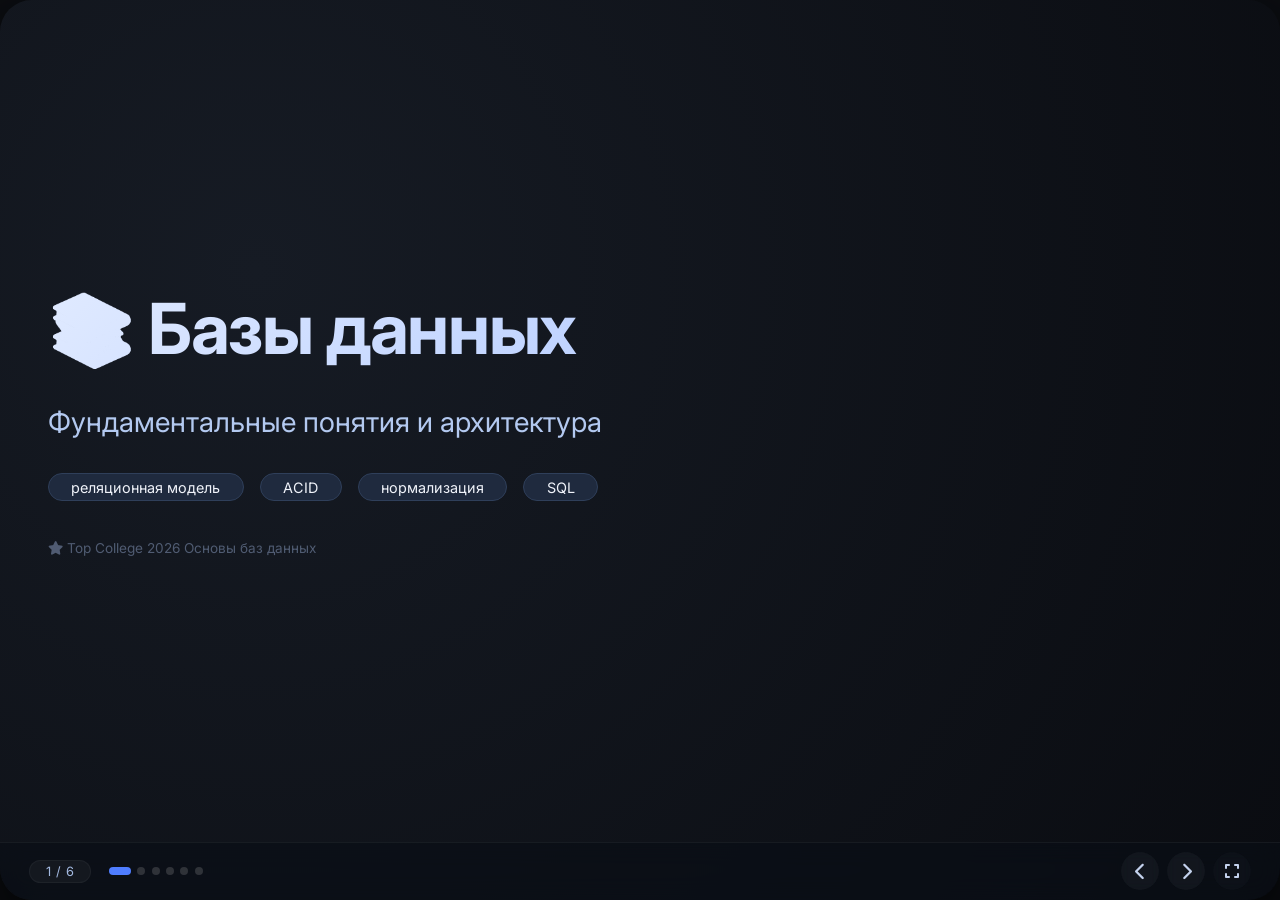
<file: course_sql_ado/view/db_start.html>
<!DOCTYPE html>
<html lang="ru">
<head>
    <meta charset="UTF-8" />
    <meta name="viewport" content="width=device-width, initial-scale=1.0, maximum-scale=1.0, user-scalable=yes" />
    <title>Теория БД · интерактивная презентация</title>
    <!-- Google Font & Font Awesome -->
    <link rel="preconnect" href="https://fonts.googleapis.com" />
    <link rel="preconnect" href="https://fonts.gstatic.com" crossorigin />
    <link href="https://fonts.googleapis.com/css2?family=Inter:opsz,wght@14..32,400;14..32,500;14..32,600;14..32,700&display=swap" rel="stylesheet" />
    <link rel="stylesheet" href="https://cdnjs.cloudflare.com/ajax/libs/font-awesome/6.0.0-beta3/css/all.min.css" />
    <style>
        * {
            margin: 0;
            padding: 0;
            box-sizing: border-box;
        }

        body {
            font-family: 'Inter', sans-serif;
            background: #0b0d11;
            color: #f0f3fa;
            height: 100vh;
            width: 100vw;
            overflow: hidden;
            display: flex;
            align-items: center;
            justify-content: center;
        }

        /* main slide container */
        .presentation-wrapper {
            position: relative;
            width: 100%;
            height: 100%;
            max-width: 1400px;
            max-height: 900px;
            background: radial-gradient(circle at 20% 30%, #161b24, #0a0c11);
            box-shadow: 0 25px 60px rgba(0,0,0,0.8);
            border-radius: 32px;
            overflow: hidden;
            display: flex;
            flex-direction: column;
        }

        /* slides area — fill all space */
        .slides-container {
            flex: 1;
            position: relative;
            overflow: hidden;
        }

        .slide {
            position: absolute;
            top: 0;
            left: 0;
            width: 100%;
            height: 100%;
            padding: 3.5rem 3rem;
            display: flex;
            flex-direction: column;
            justify-content: center;
            opacity: 0;
            transform: scale(0.96) translateY(12px);
            transition: opacity 0.7s cubic-bezier(0.23, 1, 0.32, 1), transform 0.7s cubic-bezier(0.23, 1, 0.32, 1);
            pointer-events: none;
            background: transparent;
            overflow-y: auto;
        }

        .slide.active {
            opacity: 1;
            transform: scale(1) translateY(0);
            pointer-events: auto;
            z-index: 10;
        }

        /* slide content styling */
        .slide h1 {
            font-size: clamp(2.4rem, 6vw, 4.4rem);
            font-weight: 700;
            letter-spacing: -0.02em;
            background: linear-gradient(135deg, #e0eaff, #9bbaff);
            -webkit-background-clip: text;
            -webkit-text-fill-color: transparent;
            background-clip: text;
            margin-bottom: 0.4em;
        }

        .slide h2 {
            font-size: clamp(1.6rem, 3.6vw, 2.8rem);
            font-weight: 600;
            letter-spacing: -0.01em;
            color: #c8d6f0;
            margin-bottom: 0.5em;
            border-left: 5px solid #4f7dff;
            padding-left: 1.2rem;
        }

        .slide p, .slide li {
            font-size: clamp(1rem, 1.6vw, 1.3rem);
            line-height: 1.7;
            color: #d0ddf5;
            max-width: 75%;
        }

        .slide ul, .slide .grid-list {
            list-style: none;
            margin-top: 0.8rem;
        }

        .slide li {
            margin-bottom: 0.6rem;
            display: flex;
            align-items: flex-start;
            gap: 0.8rem;
        }

        .slide li i {
            color: #4f7dff;
            font-size: 1.2em;
            width: 1.6rem;
            margin-top: 0.15rem;
        }

        /* interactive cards (click to reveal) */
        .interactive-grid {
            display: grid;
            grid-template-columns: repeat(auto-fit, minmax(160px, 1fr));
            gap: 1.2rem;
            margin: 1.6rem 0 0.8rem;
        }

        .card-trigger {
            background: rgba(255, 255, 255, 0.04);
            backdrop-filter: blur(4px);
            border: 1px solid rgba(255, 255, 255, 0.06);
            border-radius: 24px;
            padding: 1.2rem 1rem;
            text-align: center;
            cursor: pointer;
            transition: 0.25s ease;
            box-shadow: 0 8px 18px rgba(0,0,0,0.3);
            user-select: none;
        }

        .card-trigger:hover {
            background: rgba(79, 125, 255, 0.12);
            border-color: #4f7dff66;
            transform: translateY(-4px);
        }

        .card-trigger .icon {
            font-size: 2rem;
            color: #7a9eff;
            margin-bottom: 6px;
        }
        .card-trigger .label {
            font-weight: 500;
            font-size: 0.95rem;
            color: #d6e2ff;
        }

        .card-content {
            max-height: 0;
            opacity: 0;
            overflow: hidden;
            transition: max-height 0.5s ease, opacity 0.4s ease, margin 0.3s;
            background: rgba(0, 0, 0, 0.25);
            border-radius: 18px;
            padding: 0 1rem;
            margin-top: 0;
            border-left: 2px solid #4f7dff;
        }

        .card-content.open {
            max-height: 600px;
            opacity: 1;
            padding: 1rem 1.2rem;
            margin-top: 0.8rem;
        }

        .card-content p {
            max-width: 100%;
            font-size: 0.95rem;
            color: #c8d8f5;
        }

        /* slide with two columns */
        .two-col {
            display: grid;
            grid-template-columns: 1fr 1fr;
            gap: 2.4rem;
            align-items: start;
            margin-top: 1.2rem;
        }

        .two-col ul {
            list-style: none;
        }

        .two-col li {
            margin-bottom: 0.7rem;
        }

        /* bottom nav bar */
        .nav-bar {
            background: rgba(10, 14, 22, 0.65);
            backdrop-filter: blur(12px);
            border-top: 1px solid rgba(255, 255, 255, 0.05);
            padding: 0.6rem 1.8rem;
            display: flex;
            align-items: center;
            justify-content: space-between;
            flex-shrink: 0;
            border-radius: 0 0 32px 32px;
        }

        .nav-left {
            display: flex;
            align-items: center;
            gap: 0.5rem;
        }

        .nav-left .slide-counter {
            font-size: 0.8rem;
            letter-spacing: 0.5px;
            color: #a3b9e0;
            background: rgba(255,255,255,0.04);
            padding: 0.2rem 1rem;
            border-radius: 40px;
            border: 1px solid rgba(255,255,255,0.04);
        }

        .nav-center {
            display: flex;
            gap: 0.5rem;
        }

        .nav-btn {
            background: rgba(255, 255, 255, 0.04);
            border: none;
            color: #c4d2ed;
            width: 38px;
            height: 38px;
            border-radius: 40px;
            font-size: 1.1rem;
            cursor: pointer;
            transition: 0.2s;
            display: flex;
            align-items: center;
            justify-content: center;
            backdrop-filter: blur(4px);
            border: 1px solid transparent;
        }

        .nav-btn:hover {
            background: rgba(79, 125, 255, 0.2);
            color: white;
            border-color: #4f7dff55;
        }

        .nav-btn.fullscreen-btn {
            background: rgba(255,255,255,0.02);
            font-size: 1rem;
        }

        .nav-btn.fullscreen-btn:hover {
            background: rgba(79, 125, 255, 0.15);
        }

        .dot-indicators {
            display: flex;
            gap: 0.4rem;
            align-items: center;
            margin: 0 0.6rem;
        }

        .dot {
            width: 8px;
            height: 8px;
            border-radius: 10px;
            background: rgba(255, 255, 255, 0.15);
            transition: 0.25s;
            border: none;
            padding: 0;
            cursor: pointer;
        }

        .dot.active {
            background: #4f7dff;
            width: 22px;
        }

        /* scroll adjustments */
        .slide::-webkit-scrollbar { width: 0; }
        .slide { scrollbar-width: none; }

        /* responsive */
        @media (max-width: 700px) {
            .slide { padding: 2rem 1.4rem; }
            .two-col { grid-template-columns: 1fr; gap: 0.5rem; }
            .slide p, .slide li { max-width: 100%; }
            .interactive-grid { grid-template-columns: 1fr 1fr; }
            .nav-bar { padding: 0.4rem 0.8rem; flex-wrap: wrap; gap: 0.2rem; }
            .nav-center { gap: 0.2rem; }
            .nav-btn { width: 34px; height: 34px; }
        }

        @media (max-width: 460px) {
            .interactive-grid { grid-template-columns: 1fr; }
        }
    </style>
</head>
<body>

<div class="presentation-wrapper" id="presentationWrapper">
    <!-- slides container -->
    <div class="slides-container" id="slidesContainer">
        <!-- SLIDE 1: титул -->
        <div class="slide active" data-index="0">
            <h1>📚 Базы данных</h1>
            <p style="font-size: clamp(1.2rem, 2.2vw, 1.8rem); color: #b3c9f0; max-width: 80%;">
                Фундаментальные понятия и архитектура
            </p>
            <div style="margin-top: 1.6rem; display: flex; gap: 1rem; flex-wrap: wrap;">
                <span style="background: #1f2a3e; padding: 0.3rem 1.4rem; border-radius: 40px; font-size: 0.9rem; border: 1px solid #2f3f5a;">реляционная модель</span>
                <span style="background: #1f2a3e; padding: 0.3rem 1.4rem; border-radius: 40px; font-size: 0.9rem; border: 1px solid #2f3f5a;">ACID</span>
                <span style="background: #1f2a3e; padding: 0.3rem 1.4rem; border-radius: 40px; font-size: 0.9rem; border: 1px solid #2f3f5a;">нормализация</span>
                <span style="background: #1f2a3e; padding: 0.3rem 1.4rem; border-radius: 40px; font-size: 0.9rem; border: 1px solid #2f3f5a;">SQL</span>
            </div>
            <div style="margin-top: 2.4rem; opacity: 0.5; font-size: 0.85rem; color: #8da0c5;">
                <i class="fas fa-star"></i> Top College 2026 Основы баз данных
            </div>
        </div>

        <!-- SLIDE 2: что такое БД vs СУБД -->
        <div class="slide" data-index="1">
            <h2>💼 БД vs СУБД</h2>
            <div class="two-col">
                <div>
                    <h3 style="font-weight: 500; font-size: 1.4rem; color: #b6ccf5;">База данных</h3>
                    <ul>
                        <li><i class="fas fa-database"></i> Упорядоченный набор данных</li>
                        <li><i class="fas fa-file"></i> Физические файлы (.mdf / .ldf)</li>
                        <li><i class="fas fa-layer-group"></i> Содержит таблицы, индексы, представления</li>
                    </ul>
                </div>
                <div>
                    <h3 style="font-weight: 500; font-size: 1.4rem; color: #b6ccf5;">СУБД</h3>
                    <ul>
                        <li><i class="fas fa-cogs"></i> Программное обеспечение</li>
                        <li><i class="fas fa-exchange-alt"></i> Управляет доступом, транзакциями</li>
                        <li><i class="fas fa-shield-alt"></i> Обеспечивает целостность и безопасность</li>
                    </ul>
                </div>
            </div>
            <div class="card-trigger" style="margin-top: 1.4rem; max-width: 360px;" onclick="toggleCard(this)">
                <div class="icon"><i class="fas fa-chevron-circle-down"></i></div>
                <div class="label">Пример: холодильник и еда</div>
                <div class="card-content">
                    <p>СУБД — это холодильник (управляет хранением). БД — это еда (сами данные). Холодильник хранит и выдает еду по запросу.</p>
                </div>
            </div>
        </div>

        <!-- SLIDE 3: реляционная модель и ключи -->
        <div class="slide" data-index="2">
            <h2>🔑 Реляционная модель</h2>
            <div style="display: flex; flex-wrap: wrap; gap: 1.2rem; margin-top: 0.2rem;">
                <div style="background: #141d2b; padding: 0.8rem 1.6rem; border-radius: 60px; border: 1px solid #2d3e58;">
                    <span style="font-weight: 600;">Отношение</span> — таблица
                </div>
                <div style="background: #141d2b; padding: 0.8rem 1.6rem; border-radius: 60px; border: 1px solid #2d3e58;">
                    <span style="font-weight: 600;">Кортеж</span> — строка
                </div>
                <div style="background: #141d2b; padding: 0.8rem 1.6rem; border-radius: 60px; border: 1px solid #2d3e58;">
                    <span style="font-weight: 600;">Атрибут</span> — столбец
                </div>
            </div>
            <div class="interactive-grid" style="margin-top: 1.8rem;">
                <div class="card-trigger" onclick="toggleCard(this)">
                    <div class="icon"><i class="fas fa-key"></i></div>
                    <div class="label">Первичный ключ (PK)</div>
                    <div class="card-content"><p>Уникальный идентификатор каждой строки. Не может быть NULL и дублироваться.</p></div>
                </div>
                <div class="card-trigger" onclick="toggleCard(this)">
                    <div class="icon"><i class="fas fa-link"></i></div>
                    <div class="label">Внешний ключ (FK)</div>
                    <div class="card-content"><p>Ссылка на PK другой таблицы. Обеспечивает связи между сущностями.</p></div>
                </div>
            </div>
        </div>

        <!-- SLIDE 4: нормализация (интерактив) -->
        <div class="slide" data-index="3">
            <h2>📐 Нормализация</h2>
            <p style="max-width: 80%;">Устранение избыточности и аномалий. Три основные нормальные формы:</p>
            <div class="interactive-grid">
                <div class="card-trigger" onclick="toggleCard(this)">
                    <div class="icon"><i class="fas fa-1"></i></div>
                    <div class="label">1НФ</div>
                    <div class="card-content"><p>Атомарность: каждое значение неделимо. Никаких списков в одной ячейке.</p></div>
                </div>
                <div class="card-trigger" onclick="toggleCard(this)">
                    <div class="icon"><i class="fas fa-2"></i></div>
                    <div class="label">2НФ</div>
                    <div class="card-content"><p>Полная зависимость от первичного ключа. Удаление частичных зависимостей.</p></div>
                </div>
                <div class="card-trigger" onclick="toggleCard(this)">
                    <div class="icon"><i class="fas fa-3"></i></div>
                    <div class="label">3НФ</div>
                    <div class="card-content"><p>Отсутствие транзитивных зависимостей. Неключевые атрибуты не зависят друг от друга.</p></div>
                </div>
            </div>
            <div style="margin-top: 1rem; background: #111b28; padding: 0.6rem 1.2rem; border-radius: 20px; border-left: 4px solid #4f7dff;">
                <i class="fas fa-lightbulb" style="color: #ffd966; margin-right: 10px;"></i> <span style="color: #c8daf5;">Пример: разбиваем таблицу «Заказы» на «Клиенты», «Заказы», «Товары».</span>
            </div>
        </div>

        <!-- SLIDE 5: ACID и транзакции -->
        <div class="slide" data-index="4">
            <h2>⚡ ACID</h2>
            <p style="max-width: 70%;">Свойства транзакций, гарантирующие надёжность.</p>
            <div class="interactive-grid" style="margin-top: 1rem;">
                <div class="card-trigger" onclick="toggleCard(this)">
                    <div class="icon"><i class="fas fa-circle"></i></div>
                    <div class="label">Atomicity</div>
                    <div class="card-content"><p>Атомарность: транзакция выполняется полностью или не выполняется вовсе.</p></div>
                </div>
                <div class="card-trigger" onclick="toggleCard(this)">
                    <div class="icon"><i class="fas fa-check-circle"></i></div>
                    <div class="label">Consistency</div>
                    <div class="card-content"><p>Согласованность: транзакция переводит БД из одного целостного состояния в другое.</p></div>
                </div>
                <div class="card-trigger" onclick="toggleCard(this)">
                    <div class="icon"><i class="fas fa-door-open"></i></div>
                    <div class="label">Isolation</div>
                    <div class="card-content"><p>Изоляция: параллельные транзакции не влияют друг на друга.</p></div>
                </div>
                <div class="card-trigger" onclick="toggleCard(this)">
                    <div class="icon"><i class="fas fa-save"></i></div>
                    <div class="label">Durability</div>
                    <div class="card-content"><p>Долговечность: после фиксации данные сохраняются даже при сбое.</p></div>
                </div>
            </div>
        </div>

        <!-- SLIDE 6: общие сведения / язык SQL -->
        <div class="slide" data-index="5">
            <h2>🗣️ SQL — язык структурированных запросов</h2>
            <div style="display: flex; flex-wrap: wrap; gap: 0.6rem 1.2rem; margin-top: 0.2rem;">
                <span style="background: #1f2b3d; padding: 0.2rem 1rem; border-radius: 40px;">DDL (CREATE, ALTER, DROP)</span>
                <span style="background: #1f2b3d; padding: 0.2rem 1rem; border-radius: 40px;">DML (INSERT, UPDATE, DELETE)</span>
                <span style="background: #1f2b3d; padding: 0.2rem 1rem; border-radius: 40px;">DQL (SELECT)</span>
                <span style="background: #1f2b3d; padding: 0.2rem 1rem; border-radius: 40px;">DCL (GRANT, REVOKE)</span>
            </div>
            <div class="card-trigger" style="margin-top: 1.4rem; max-width: 400px;" onclick="toggleCard(this)">
                <div class="icon"><i class="fas fa-code"></i></div>
                <div class="label">Пример: SELECT с JOIN</div>
                <div class="card-content" style="font-family: monospace; background: #0f1622;">
                    <p style="color: #b8d0f5;">SELECT c.Name, o.Total<br>FROM Customers c<br>JOIN Orders o ON c.Id = o.CustomerId<br>WHERE o.Total > 1000;</p>
                </div>
            </div>
        </div>
    </div>

    <!-- bottom nav bar -->
    <div class="nav-bar">
        <div class="nav-left">
            <span class="slide-counter" id="slideCounter">1 / 6</span>
            <div class="dot-indicators" id="dotIndicators"></div>
        </div>
        <div class="nav-center">
            <button class="nav-btn" id="prevSlideBtn" aria-label="Предыдущий"><i class="fas fa-chevron-left"></i></button>
            <button class="nav-btn" id="nextSlideBtn" aria-label="Следующий"><i class="fas fa-chevron-right"></i></button>
            <button class="nav-btn fullscreen-btn" id="fullscreenBtn" aria-label="Полный экран"><i class="fas fa-expand"></i></button>
        </div>
    </div>
</div>

<script>
    (function() {
        // ----- slide management -----
        const slides = document.querySelectorAll('.slide');
        const totalSlides = slides.length;
        let current = 0;

        const dotContainer = document.getElementById('dotIndicators');
        const counterEl = document.getElementById('slideCounter');

        // create dots
        for (let i = 0; i < totalSlides; i++) {
            const dot = document.createElement('button');
            dot.className = 'dot' + (i === 0 ? ' active' : '');
            dot.dataset.index = i;
            dot.addEventListener('click', () => goToSlide(i));
            dotContainer.appendChild(dot);
        }
        const dots = document.querySelectorAll('.dot');

        function updateUI() {
            slides.forEach((slide, idx) => {
                slide.classList.toggle('active', idx === current);
            });
            dots.forEach((dot, idx) => {
                dot.classList.toggle('active', idx === current);
            });
            counterEl.textContent = (current + 1) + ' / ' + totalSlides;
        }

        function goToSlide(index) {
            if (index < 0) index = 0;
            if (index >= totalSlides) index = totalSlides - 1;
            if (index === current) return;
            current = index;
            updateUI();
        }

        document.getElementById('prevSlideBtn').addEventListener('click', () => goToSlide(current - 1));
        document.getElementById('nextSlideBtn').addEventListener('click', () => goToSlide(current + 1));

        // keyboard
        document.addEventListener('keydown', (e) => {
            if (e.key === 'ArrowRight' || e.key === 'ArrowDown') {
                e.preventDefault();
                goToSlide(current + 1);
            } else if (e.key === 'ArrowLeft' || e.key === 'ArrowUp') {
                e.preventDefault();
                goToSlide(current - 1);
            }
        });

        // ----- fullscreen -----
        const wrapper = document.getElementById('presentationWrapper');
        const fsBtn = document.getElementById('fullscreenBtn');
        fsBtn.addEventListener('click', () => {
            if (!document.fullscreenElement) {
                wrapper.requestFullscreen?.() || wrapper.webkitRequestFullscreen?.();
            } else {
                document.exitFullscreen?.() || document.webkitExitFullscreen?.();
            }
        });

        // ----- card toggle (click to reveal) -----
        window.toggleCard = function(triggerEl) {
            const content = triggerEl.querySelector('.card-content');
            if (!content) return;
            const isOpen = content.classList.contains('open');
            // close others (optional, but better UX: keep only one open per slide?)
            // we close all siblings in same .interactive-grid or parent
            const parent = triggerEl.closest('.slide') || document;
            const allOpen = parent.querySelectorAll('.card-content.open');
            allOpen.forEach(c => {
                if (c !== content) c.classList.remove('open');
            });
            if (isOpen) {
                content.classList.remove('open');
            } else {
                content.classList.add('open');
            }
        };

        // if user clicks on card-trigger but not on card-content, toggle works
        // also close card if click outside? not needed.

        // touch friendly
        document.querySelectorAll('.card-trigger').forEach(el => {
            el.addEventListener('touchstart', function(e) {
                // prevent double fire
                if (!e.target.closest('.card-content')) {
                    toggleCard(this);
                }
            }, { passive: true });
        });

        // initial state: first slide active, all cards closed
        updateUI();
    })();
</script>

</body>
</html>
</file>
<file: assets/css/main.css>
/* ========================================
   MAIN.CSS — Единый файл стилей
   Импортирует все компоненты
   ======================================== */

/* 1. Базовые настройки */
@import 'base/variables.css';
@import 'base/reset.css';
@import 'base/typography.css';

/* 2. Компоненты */
@import 'components/header.css';
@import 'components/footer.css';
@import 'components/buttons.css';
@import 'components/cards.css';
@import 'components/sidebar.css';
@import 'components/code-blocks.css';
@import 'components/alerts.css';
@import 'components/tables.css';
@import 'components/neo-card.css';        /* ← НОВОЕ */

/* 3. Layouts */
@import 'layouts/grid.css';
@import 'layouts/navigation.css';
@import 'layouts/responsive.css';

/* 4. Стили страниц */
@import 'pages/course-home.css';
@import 'pages/lesson.css';
@import 'pages/module.css';
@import 'pages/python-roadmap.css';       /* ← НОВОЕ */

/* 5. Темы */
@import 'themes/dark.css';                /* ← НОВОЕ */

/* ========================================
   Дополнительные глобальные стили
   ======================================== */

/* Скрытие для screen reader */
.sr-only {
    position: absolute;
    width: 1px;
    height: 1px;
    padding: 0;
    margin: -1px;
    overflow: hidden;
    clip: rect(0, 0, 0, 0);
    border: 0;
}

/* Стили для тела с тёмной темой */
body.dark-theme {
    background: #080a12;
    background-image: radial-gradient(ellipse at 20% 50%, #141b2b 0%, #080a12 70%);
    min-height: 100vh;
    display: flex;
    flex-direction: column;
    align-items: center;
    justify-content: center;
    padding: 2rem 1.5rem;
    color: #eef2f6;
}

/* Адаптив для тёмной темы */
@media (max-width: 640px) {
    body.dark-theme .neo-header .brand {
        font-size: 2.6rem;
    }
    body.dark-theme .neo-header .sub {
        font-size: 0.95rem;
        padding: 0.4rem 1.4rem;
    }
    body.dark-theme .neo-card .card-title {
        font-size: 1.5rem;
    }
    body.dark-theme .neo-grid {
        gap: 1.5rem;
    }
    body.dark-theme .neo-card {
        padding: 1.8rem 1.4rem 1.5rem;
        border-radius: 2.2rem;
    }
    body.dark-theme .neo-card .card-icon {
        width: 60px;
        height: 60px;
    }
    body.dark-theme .neo-card .card-icon img {
        width: 40px;
        height: 40px;
    }
}

@media (max-width: 400px) {
    body.dark-theme .neo-header .brand {
        font-size: 2rem;
    }
}
</file>
